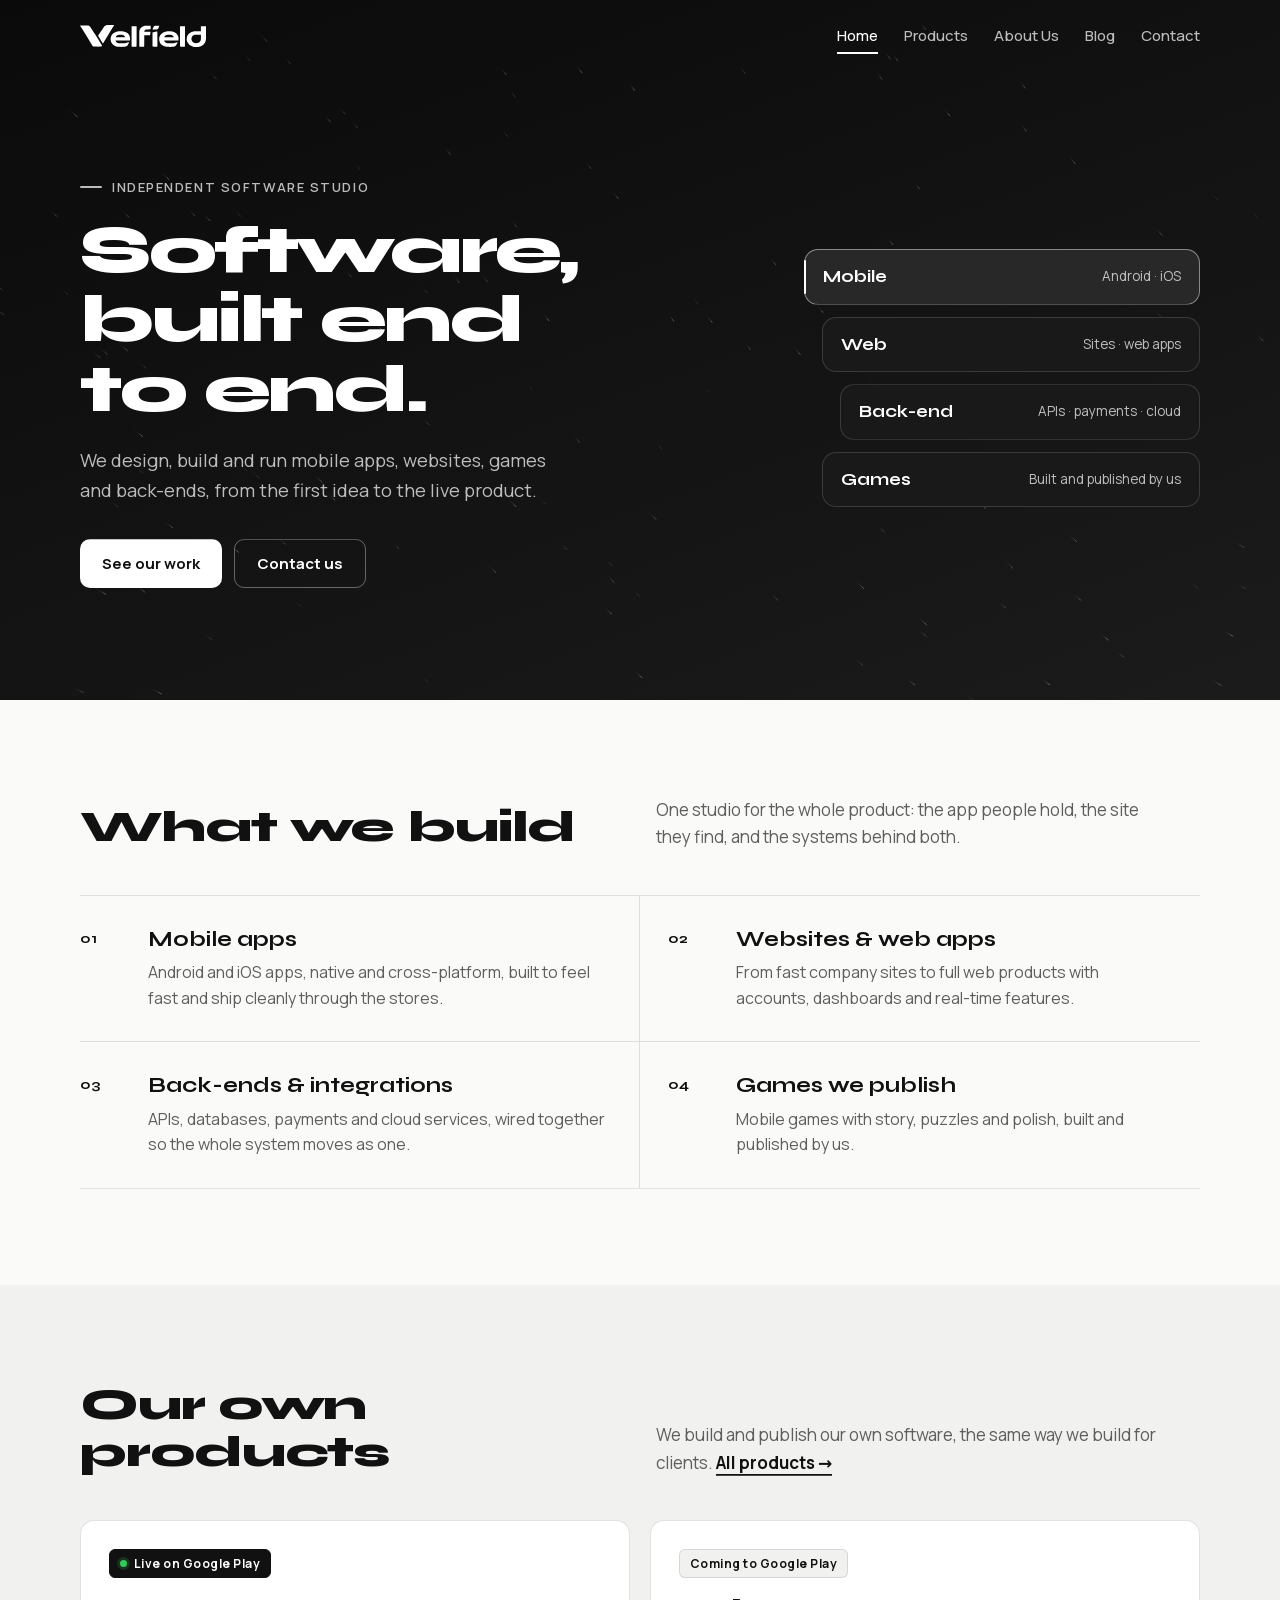
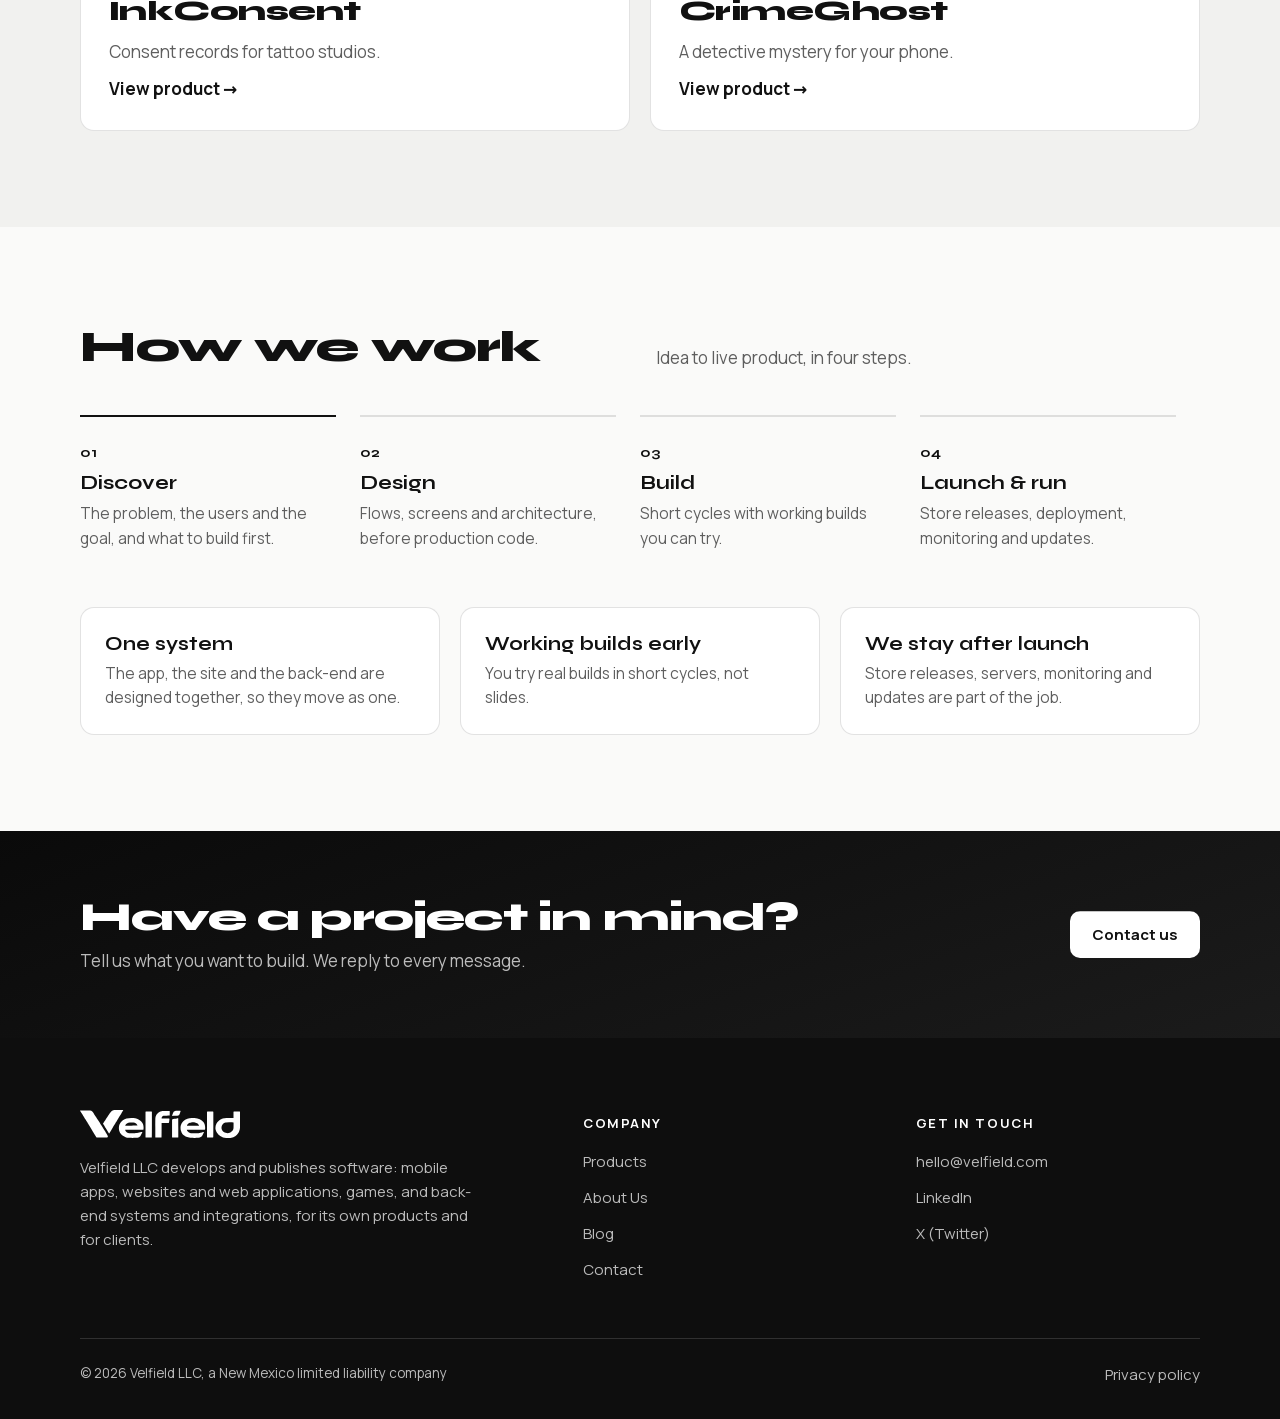
<file: index.html>
<!doctype html>
<html lang="en">
<head>
<meta charset="utf-8">
<meta name="viewport" content="width=device-width, initial-scale=1, viewport-fit=cover">
<meta http-equiv="Content-Security-Policy" content="default-src 'self'; img-src 'self' data:; style-src 'self' 'unsafe-inline'; script-src 'self' 'unsafe-inline'; font-src 'self'; connect-src 'self'; base-uri 'self'; form-action 'none'; object-src 'none'">
<meta name="referrer" content="strict-origin-when-cross-origin">
<title>Velfield | Software studio for mobile apps, web and games</title>
<meta name="description" content="Independent software studio building mobile apps for Android and iOS, websites, web apps, games and back-ends, from the first idea to the live product.">
<meta name="theme-color" content="#0E0E0E">
<link rel="canonical" href="https://velfield.com/">
<meta property="og:type" content="website">
<meta property="og:locale" content="en_US">
<meta property="og:site_name" content="Velfield">
<meta property="og:title" content="Velfield | Software studio for mobile apps, web and games">
<meta property="og:description" content="Independent software studio building mobile apps for Android and iOS, websites, web apps, games and back-ends, from the first idea to the live product.">
<meta property="og:url" content="https://velfield.com/">
<meta property="og:image" content="https://velfield.com/og.png">
<meta property="og:image:width" content="1200">
<meta property="og:image:height" content="630">
<meta property="og:image:alt" content="Velfield: software, built end to end.">
<meta name="twitter:card" content="summary_large_image">
<meta name="twitter:site" content="@velfield">
<link rel="icon" href="/favicon.ico" sizes="48x48">
<link rel="icon" href="/favicon.svg" type="image/svg+xml">
<link rel="apple-touch-icon" href="/apple-touch-icon.png">
<link rel="manifest" href="/site.webmanifest">
<link rel="alternate" type="application/rss+xml" title="Velfield blog" href="https://velfield.com/blog/feed.xml">
<link rel="preload" href="/assets/fonts/syne-latin.woff2" as="font" type="font/woff2" crossorigin>
<link rel="preload" href="/assets/fonts/manrope-latin.woff2" as="font" type="font/woff2" crossorigin>
<link rel="stylesheet" href="/assets/site.css?v=0b136554">
<script>document.documentElement.classList.add('js')</script>
<script type="application/ld+json">{"@context":"https://schema.org","@graph":[{"@type":"WebSite","@id":"https://velfield.com/#website","name":"Velfield","url":"https://velfield.com/","publisher":{"@id":"https://velfield.com/#org"},"inLanguage":"en"},{"@type":"Organization","@id":"https://velfield.com/#org","name":"Velfield LLC","alternateName":"Velfield","url":"https://velfield.com/","logo":{"@type":"ImageObject","url":"https://velfield.com/icon-512.png","width":512,"height":512},"image":"https://velfield.com/og.png","email":"hello@velfield.com","description":"Velfield LLC develops and publishes software: mobile apps, websites and web applications, games, and back-end systems and integrations, for its own products and for clients.","legalName":"Velfield LLC","foundingDate":"2026-11-09","founder":{"@id":"https://velfield.com/about/#founder"},"knowsAbout":["Mobile app development","Android apps","iOS apps","Web applications","Websites","Game development","Back-end development","API integrations"],"sameAs":["https://www.linkedin.com/company/velfield/","https://x.com/velfield"]},{"@type":"WebPage","@id":"https://velfield.com/#page","url":"https://velfield.com/","name":"Velfield | Software studio for mobile apps, web and games","description":"Independent software studio building mobile apps for Android and iOS, websites, web apps, games and back-ends, from the first idea to the live product.","isPartOf":{"@id":"https://velfield.com/#website"},"about":{"@id":"https://velfield.com/#org"},"inLanguage":"en","primaryImageOfPage":"https://velfield.com/og.png"}]}</script>
</head>
<body>
<a class="skip" href="#main">Skip to content</a>
<header class="top" id="top">
  <div class="wrap bar">
    <a class="brand" href="/" aria-label="Velfield home"><img class="wm" src="/assets/wordmark.svg" width="126" height="22" alt="Velfield"></a>
    <nav class="nav" id="nav" aria-label="Main"><a href="/" class="on" aria-current="page">Home</a><a href="/products/">Products</a><a href="/about/">About Us</a><a href="/blog/">Blog</a><a href="/contact/">Contact</a></nav>
    <button class="menu" type="button" aria-expanded="false" aria-controls="nav" aria-label="Menu"><span></span><span></span></button>
  </div>
</header>
<main id="main">
<section class="hero dark">
  <canvas class="flowfield" aria-hidden="true"></canvas>
  <div class="wrap hgrid">
    <div class="hcopy">
      <span class="eyebrow" data-a="fade-right" style="--ad:0.8s;--dl:0.0s">Independent software studio</span>
      <h1 data-a="fade-right" style="--ad:0.8s;--dl:0.05s">Software,<br>built end to&nbsp;end.</h1>
      <p class="lead" data-a="fade-right" style="--ad:0.8s;--dl:0.1s">We design, build and run mobile apps, websites, games and back-ends, from the first idea to the live product.</p>
      <div class="actions" data-a="fade-right" style="--ad:0.8s;--dl:0.2s"><a class="btn primary" href="/products/">See our work</a><a class="btn line" href="/contact/">Contact us</a></div>
    </div>
    <div class="stack" aria-label="What we cover"><div class="chip" data-a="fade-left" style="--ad:0.7s;--dl:0.2s"><b>Mobile</b><span>Android · iOS</span></div><div class="chip" data-a="fade-left" style="--ad:0.7s;--dl:0.32s"><b>Web</b><span>Sites · web apps</span></div><div class="chip" data-a="fade-left" style="--ad:0.7s;--dl:0.44s"><b>Back-end</b><span>APIs · payments · cloud</span></div><div class="chip" data-a="fade-left" style="--ad:0.7s;--dl:0.56s"><b>Games</b><span>Built and published by us</span></div></div>
  </div>
</section>
<section class="band light">
  <div class="wrap">
    <div class="shead"><h2 data-a="fade-down" style="--ad:0.8s;--dl:0.0s">What we build</h2><p data-a="fade-left" style="--ad:0.8s;--dl:0.1s">One studio for the whole product: the app people hold, the site they find, and the systems behind both.</p></div>
    <div class="svcs"><article class="svc" data-a="clip-down" style="--ad:0.6s;--dl:0.0s"><span class="snum">01</span><div><h3>Mobile apps</h3><p>Android and iOS apps, native and cross-platform, built to feel fast and ship cleanly through the stores.</p></div></article><article class="svc" data-a="clip-down" style="--ad:0.6s;--dl:0.1s"><span class="snum">02</span><div><h3>Websites &amp; web apps</h3><p>From fast company sites to full web products with accounts, dashboards and real-time features.</p></div></article><article class="svc" data-a="clip-down" style="--ad:0.6s;--dl:0.0s"><span class="snum">03</span><div><h3>Back-ends &amp; integrations</h3><p>APIs, databases, payments and cloud services, wired together so the whole system moves as one.</p></div></article><article class="svc" data-a="clip-down" style="--ad:0.6s;--dl:0.1s"><span class="snum">04</span><div><h3>Games we publish</h3><p>Mobile games with story, puzzles and polish, built and published by us.</p></div></article></div>
  </div>
</section>
<section class="band tint">
  <div class="wrap">
    <div class="shead"><h2 data-a="fade-down" style="--ad:0.8s;--dl:0.0s">Our own products</h2><p data-a="fade-left" style="--ad:0.8s;--dl:0.1s">We build and publish our own software, the same way we build for clients. <a href="/products/">All products →</a></p></div>
    <div class="pcards"><a class="pcard" href="/products/#inkconsent" data-a="fade-up" style="--ad:0.6s;--dl:0.0s"><span class="status live">Live on Google Play</span><h3>InkConsent</h3><p>Consent records for tattoo studios.</p><span class="arrow">View product →</span></a><a class="pcard" href="/products/#crimeghost" data-a="fade-up" style="--ad:0.6s;--dl:0.12s"><span class="status">Coming to Google Play</span><h3>CrimeGhost</h3><p>A detective mystery for your phone.</p><span class="arrow">View product →</span></a></div>
  </div>
</section>
<section class="band light">
  <div class="wrap">
    <div class="shead"><h2 data-a="fade-down" style="--ad:0.8s;--dl:0.0s">How we work</h2><p data-a="fade-left" style="--ad:0.8s;--dl:0.1s">Idea to live product, in four steps.</p></div>
    <ol class="steps"><li data-a="fade-right" style="--ad:0.6s;--dl:0.0s"><span class="num">01</span><h3>Discover</h3><p>The problem, the users and the goal, and what to build first.</p></li><li data-a="fade-right" style="--ad:0.6s;--dl:0.1s"><span class="num">02</span><h3>Design</h3><p>Flows, screens and architecture, before production code.</p></li><li data-a="fade-right" style="--ad:0.6s;--dl:0.2s"><span class="num">03</span><h3>Build</h3><p>Short cycles with working builds you can try.</p></li><li data-a="fade-right" style="--ad:0.6s;--dl:0.3s"><span class="num">04</span><h3>Launch &amp; run</h3><p>Store releases, deployment, monitoring and updates.</p></li></ol>
    <div class="pris"><div class="pri" data-a="fade-up" style="--ad:0.6s;--dl:0.0s"><h3>One system</h3><p>The app, the site and the back-end are designed together, so they move as one.</p></div><div class="pri" data-a="fade-up" style="--ad:0.6s;--dl:0.1s"><h3>Working builds early</h3><p>You try real builds in short cycles, not slides.</p></div><div class="pri" data-a="fade-up" style="--ad:0.6s;--dl:0.2s"><h3>We stay after launch</h3><p>Store releases, servers, monitoring and updates are part of the job.</p></div></div>
  </div>
</section>
<section class="ctaband">
  <div class="wrap ctain">
    <div data-a="fade-right" style="--ad:0.8s;--dl:0.0s"><h2>Have a project in mind?</h2><p>Tell us what you want to build. We reply to every message.</p></div>
    <a class="btn primary" data-a="fade-left" style="--ad:0.8s;--dl:0.1s" href="/contact/">Contact us</a>
  </div>
</section>
</main>
<footer class="foot">
  <div class="wrap">
    <div class="fgrid">
      <div class="fbrand">
        <a class="brand" href="/" aria-label="Velfield home"><img class="wm" src="/assets/wordmark.svg" width="126" height="22" alt="Velfield"></a>
        <p>Velfield LLC develops and publishes software: mobile apps, websites and web applications, games, and back-end systems and integrations, for its own products and for clients.</p>
      </div>
      <nav class="fcol" aria-label="Company"><h2>Company</h2><a href="/products/">Products</a><a href="/about/">About Us</a><a href="/blog/">Blog</a><a href="/contact/">Contact</a></nav>
      <div class="fcol"><h2>Get in touch</h2><a href="mailto:hello@velfield.com">hello@velfield.com</a><a href="https://www.linkedin.com/company/velfield/" rel="me noopener" target="_blank">LinkedIn</a><a href="https://x.com/velfield" rel="me noopener" target="_blank">X (Twitter)</a></div>
    </div>
    <div class="fbase"><span>© 2026 Velfield LLC, a New Mexico limited liability company</span><a href="/privacy/">Privacy policy</a></div>
  </div>
</footer>
<script src="/assets/site.js?v=38d24b44" defer></script>
</body>
</html>
</file>
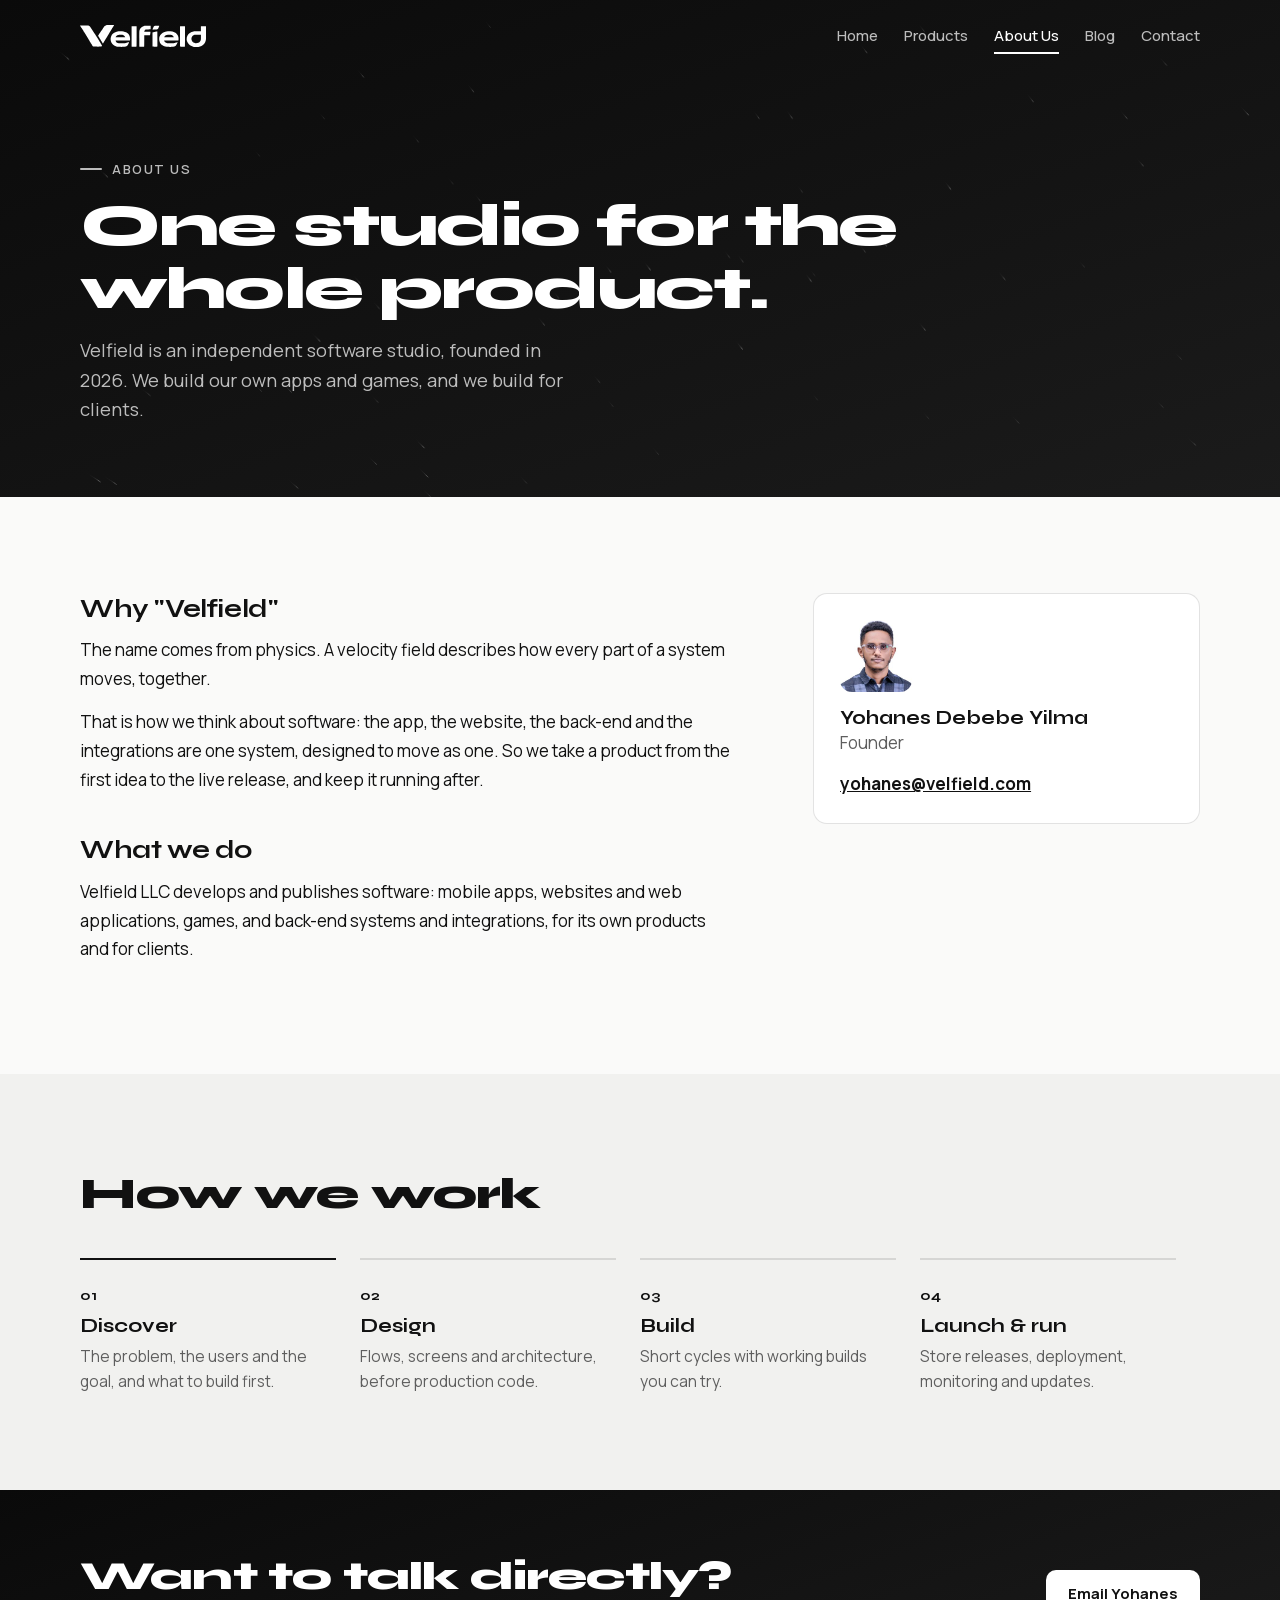
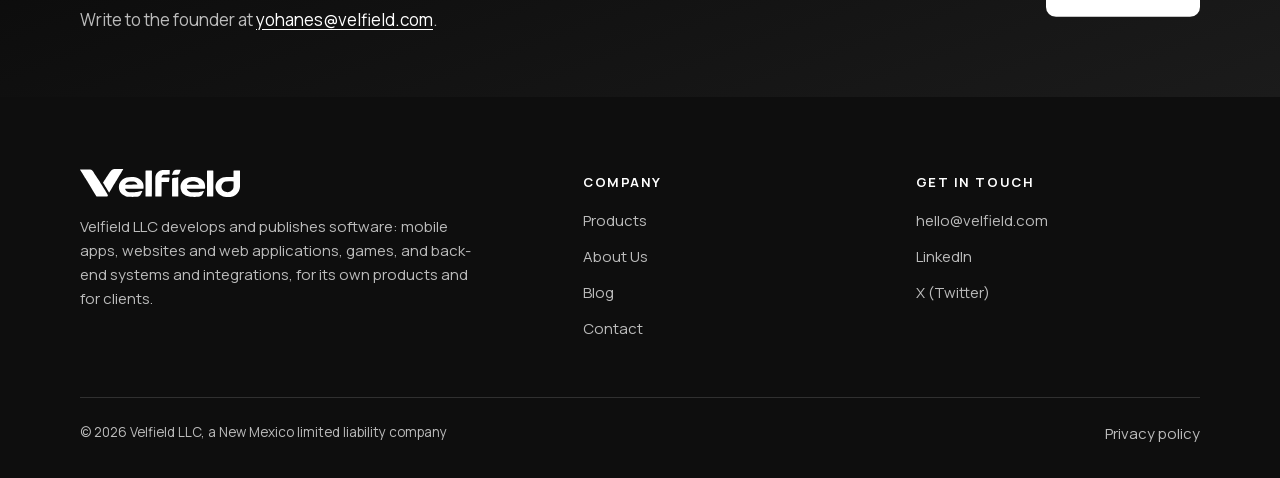
<file: about/index.html>
<!doctype html>
<html lang="en">
<head>
<meta charset="utf-8">
<meta name="viewport" content="width=device-width, initial-scale=1, viewport-fit=cover">
<meta http-equiv="Content-Security-Policy" content="default-src 'self'; img-src 'self' data:; style-src 'self' 'unsafe-inline'; script-src 'self' 'unsafe-inline'; font-src 'self'; connect-src 'self'; base-uri 'self'; form-action 'none'; object-src 'none'">
<meta name="referrer" content="strict-origin-when-cross-origin">
<title>About Velfield, an independent software studio</title>
<meta name="description" content="Velfield is an independent software studio founded in 2026 by Yohanes Debebe Yilma. We build our own apps and games, and software for clients.">
<meta name="theme-color" content="#0E0E0E">
<link rel="canonical" href="https://velfield.com/about/">
<meta property="og:type" content="website">
<meta property="og:locale" content="en_US">
<meta property="og:site_name" content="Velfield">
<meta property="og:title" content="About Velfield, an independent software studio">
<meta property="og:description" content="Velfield is an independent software studio founded in 2026 by Yohanes Debebe Yilma. We build our own apps and games, and software for clients.">
<meta property="og:url" content="https://velfield.com/about/">
<meta property="og:image" content="https://velfield.com/og.png">
<meta property="og:image:width" content="1200">
<meta property="og:image:height" content="630">
<meta property="og:image:alt" content="Velfield: software, built end to end.">
<meta name="twitter:card" content="summary_large_image">
<meta name="twitter:site" content="@velfield">
<link rel="icon" href="/favicon.ico" sizes="48x48">
<link rel="icon" href="/favicon.svg" type="image/svg+xml">
<link rel="apple-touch-icon" href="/apple-touch-icon.png">
<link rel="manifest" href="/site.webmanifest">
<link rel="alternate" type="application/rss+xml" title="Velfield blog" href="https://velfield.com/blog/feed.xml">
<link rel="preload" href="/assets/fonts/syne-latin.woff2" as="font" type="font/woff2" crossorigin>
<link rel="preload" href="/assets/fonts/manrope-latin.woff2" as="font" type="font/woff2" crossorigin>
<link rel="stylesheet" href="/assets/site.css?v=0b136554">
<script>document.documentElement.classList.add('js')</script>
<script type="application/ld+json">{"@context":"https://schema.org","@graph":[{"@type":"WebSite","@id":"https://velfield.com/#website","name":"Velfield","url":"https://velfield.com/","publisher":{"@id":"https://velfield.com/#org"},"inLanguage":"en"},{"@type":"Organization","@id":"https://velfield.com/#org","name":"Velfield LLC","alternateName":"Velfield","url":"https://velfield.com/","logo":{"@type":"ImageObject","url":"https://velfield.com/icon-512.png","width":512,"height":512},"image":"https://velfield.com/og.png","email":"hello@velfield.com","description":"Velfield LLC develops and publishes software: mobile apps, websites and web applications, games, and back-end systems and integrations, for its own products and for clients.","legalName":"Velfield LLC","foundingDate":"2026-11-09","founder":{"@id":"https://velfield.com/about/#founder"},"knowsAbout":["Mobile app development","Android apps","iOS apps","Web applications","Websites","Game development","Back-end development","API integrations"],"sameAs":["https://www.linkedin.com/company/velfield/","https://x.com/velfield"]},{"@type":"AboutPage","@id":"https://velfield.com/about/#page","url":"https://velfield.com/about/","name":"About Velfield, an independent software studio","description":"Velfield is an independent software studio founded in 2026 by Yohanes Debebe Yilma. We build our own apps and games, and software for clients.","isPartOf":{"@id":"https://velfield.com/#website"},"about":{"@id":"https://velfield.com/#org"},"inLanguage":"en","primaryImageOfPage":"https://velfield.com/og.png","breadcrumb":{"@id":"https://velfield.com/about/#breadcrumb"}},{"@type":"BreadcrumbList","@id":"https://velfield.com/about/#breadcrumb","itemListElement":[{"@type":"ListItem","position":1,"name":"Home","item":"https://velfield.com/"},{"@type":"ListItem","position":2,"name":"About Us","item":"https://velfield.com/about/"}]},{"@type":"Person","@id":"https://velfield.com/about/#founder","name":"Yohanes Debebe Yilma","jobTitle":"Founder","email":"yohanes@velfield.com","image":"https://velfield.com/assets/founder-sm.jpg","worksFor":{"@id":"https://velfield.com/#org"},"sameAs":["https://www.linkedin.com/in/yohanes-d-yilma-76024a209/"]}]}</script>
</head>
<body>
<a class="skip" href="#main">Skip to content</a>
<header class="top" id="top">
  <div class="wrap bar">
    <a class="brand" href="/" aria-label="Velfield home"><img class="wm" src="/assets/wordmark.svg" width="126" height="22" alt="Velfield"></a>
    <nav class="nav" id="nav" aria-label="Main"><a href="/">Home</a><a href="/products/">Products</a><a href="/about/" class="on" aria-current="page">About Us</a><a href="/blog/">Blog</a><a href="/contact/">Contact</a></nav>
    <button class="menu" type="button" aria-expanded="false" aria-controls="nav" aria-label="Menu"><span></span><span></span></button>
  </div>
</header>
<main id="main">
<section class="phero dark">
  <canvas class="flowfield" data-lite="1" aria-hidden="true"></canvas>
  <div class="wrap">
    <span class="eyebrow" data-a="fade-right" style="--ad:0.8s;--dl:0.0s">About Us</span>
    <h1 data-a="fade-right" style="--ad:0.8s;--dl:0.05s">One studio for the whole product.</h1>
    <p class="lead" data-a="fade-right" style="--ad:0.8s;--dl:0.1s">Velfield is an independent software studio, founded in 2026. We build our own apps and games, and we build for clients.</p>
  </div>
</section>
<section class="band light">
  <div class="wrap two">
    <div class="prose" data-a="fade-right" style="--ad:0.8s;--dl:0.0s">
      <h2>Why "Velfield"</h2>
      <p>The name comes from physics. A velocity field describes how every part of a system moves, together.</p>
      <p>That is how we think about software: the app, the website, the back-end and the integrations are one system, designed to move as one. So we take a product from the first idea to the live release, and keep it running after.</p>
      <h2>What we do</h2>
      <p>Velfield LLC develops and publishes software: mobile apps, websites and web applications, games, and back-end systems and integrations, for its own products and for clients.</p>
    </div>
    <aside class="founder" data-a="fade" style="--ad:1.7s;--dl:0.0s">
      <img class="avatar" src="/assets/founder-sm.jpg" width="240" height="240" alt="Yohanes Debebe Yilma">
      <div><b>Yohanes Debebe Yilma</b><span>Founder</span></div>
      <a href="mailto:yohanes@velfield.com">yohanes@velfield.com</a>
    </aside>
  </div>
</section>
<section class="band tint">
  <div class="wrap">
    <h2 class="sh" data-a="fade-down" style="--ad:0.8s;--dl:0.0s">How we work</h2>
    <ol class="steps"><li data-a="fade-right" style="--ad:0.6s;--dl:0.0s"><span class="num">01</span><h3>Discover</h3><p>The problem, the users and the goal, and what to build first.</p></li><li data-a="fade-right" style="--ad:0.6s;--dl:0.1s"><span class="num">02</span><h3>Design</h3><p>Flows, screens and architecture, before production code.</p></li><li data-a="fade-right" style="--ad:0.6s;--dl:0.2s"><span class="num">03</span><h3>Build</h3><p>Short cycles with working builds you can try.</p></li><li data-a="fade-right" style="--ad:0.6s;--dl:0.3s"><span class="num">04</span><h3>Launch &amp; run</h3><p>Store releases, deployment, monitoring and updates.</p></li></ol>
  </div>
</section>
<section class="ctaband">
  <div class="wrap ctain">
    <div data-a="fade-right" style="--ad:0.8s;--dl:0.0s"><h2>Want to talk directly?</h2><p>Write to the founder at <a href="mailto:yohanes@velfield.com">yohanes@velfield.com</a>.</p></div>
    <a class="btn primary" data-a="fade-left" style="--ad:0.8s;--dl:0.1s" href="mailto:yohanes@velfield.com">Email Yohanes</a>
  </div>
</section>
</main>
<footer class="foot">
  <div class="wrap">
    <div class="fgrid">
      <div class="fbrand">
        <a class="brand" href="/" aria-label="Velfield home"><img class="wm" src="/assets/wordmark.svg" width="126" height="22" alt="Velfield"></a>
        <p>Velfield LLC develops and publishes software: mobile apps, websites and web applications, games, and back-end systems and integrations, for its own products and for clients.</p>
      </div>
      <nav class="fcol" aria-label="Company"><h2>Company</h2><a href="/products/">Products</a><a href="/about/">About Us</a><a href="/blog/">Blog</a><a href="/contact/">Contact</a></nav>
      <div class="fcol"><h2>Get in touch</h2><a href="mailto:hello@velfield.com">hello@velfield.com</a><a href="https://www.linkedin.com/company/velfield/" rel="me noopener" target="_blank">LinkedIn</a><a href="https://x.com/velfield" rel="me noopener" target="_blank">X (Twitter)</a></div>
    </div>
    <div class="fbase"><span>© 2026 Velfield LLC, a New Mexico limited liability company</span><a href="/privacy/">Privacy policy</a></div>
  </div>
</footer>
<script src="/assets/site.js?v=38d24b44" defer></script>
</body>
</html>
</file>
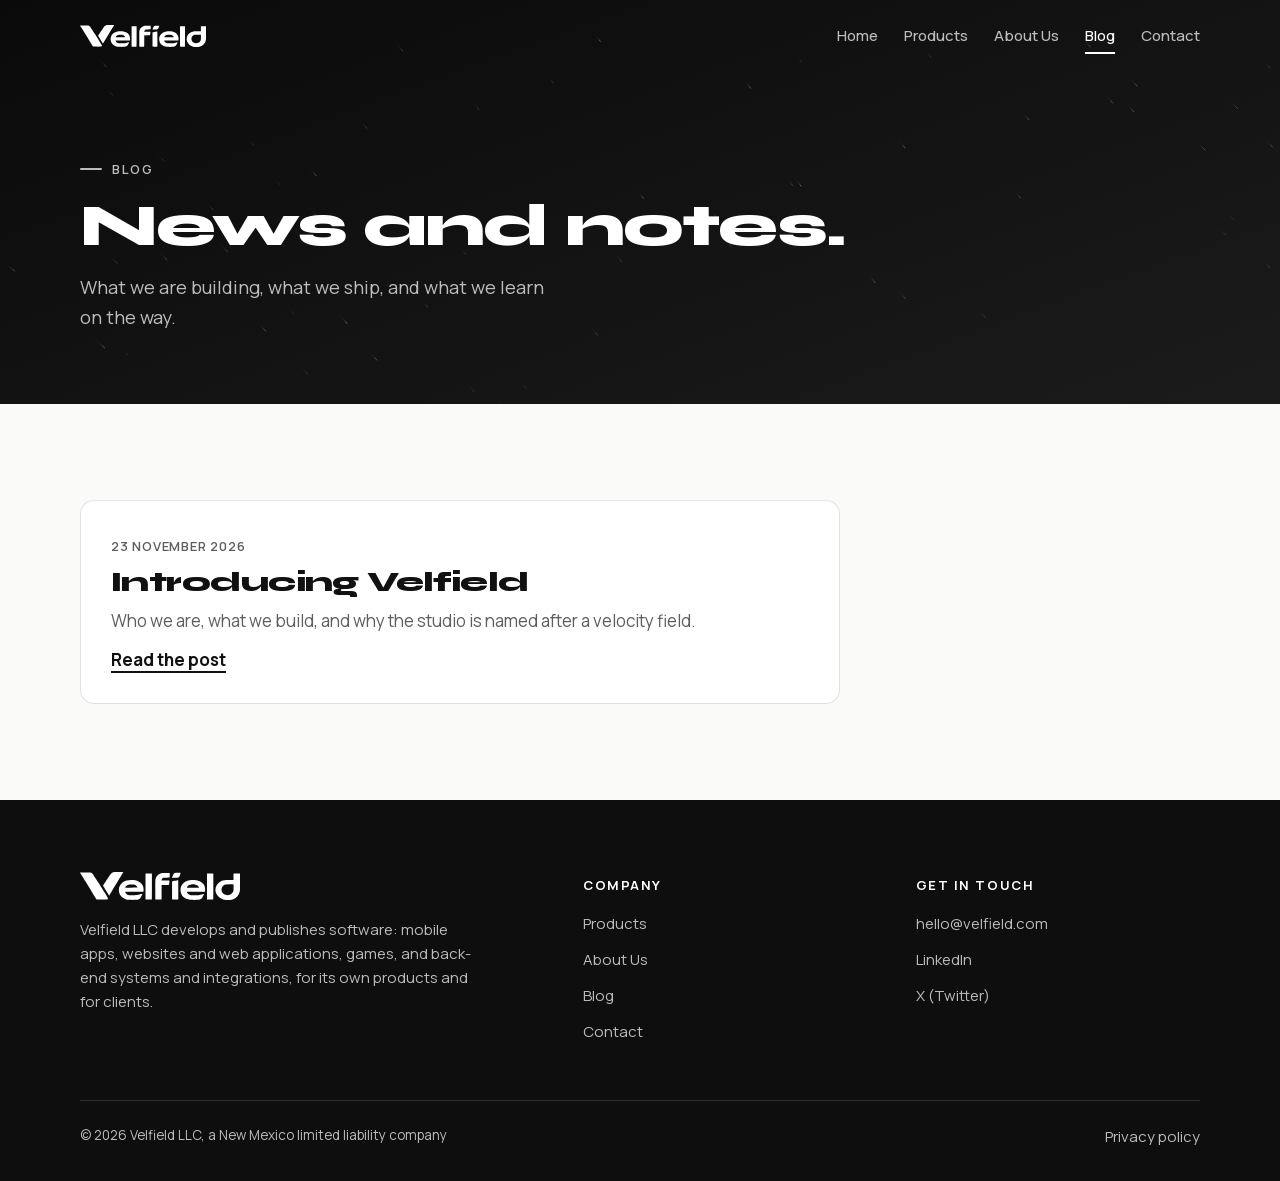
<file: blog/index.html>
<!doctype html>
<html lang="en">
<head>
<meta charset="utf-8">
<meta name="viewport" content="width=device-width, initial-scale=1, viewport-fit=cover">
<meta http-equiv="Content-Security-Policy" content="default-src 'self'; img-src 'self' data:; style-src 'self' 'unsafe-inline'; script-src 'self' 'unsafe-inline'; font-src 'self'; connect-src 'self'; base-uri 'self'; form-action 'none'; object-src 'none'">
<meta name="referrer" content="strict-origin-when-cross-origin">
<title>Blog · Velfield software studio</title>
<meta name="description" content="News and notes from Velfield: what we are building, what we ship, and what we learn on the way.">
<meta name="theme-color" content="#0E0E0E">
<link rel="canonical" href="https://velfield.com/blog/">
<meta property="og:type" content="website">
<meta property="og:locale" content="en_US">
<meta property="og:site_name" content="Velfield">
<meta property="og:title" content="Blog · Velfield software studio">
<meta property="og:description" content="News and notes from Velfield: what we are building, what we ship, and what we learn on the way.">
<meta property="og:url" content="https://velfield.com/blog/">
<meta property="og:image" content="https://velfield.com/og.png">
<meta property="og:image:width" content="1200">
<meta property="og:image:height" content="630">
<meta property="og:image:alt" content="Velfield: software, built end to end.">
<meta name="twitter:card" content="summary_large_image">
<meta name="twitter:site" content="@velfield">
<link rel="icon" href="/favicon.ico" sizes="48x48">
<link rel="icon" href="/favicon.svg" type="image/svg+xml">
<link rel="apple-touch-icon" href="/apple-touch-icon.png">
<link rel="manifest" href="/site.webmanifest">
<link rel="alternate" type="application/rss+xml" title="Velfield blog" href="https://velfield.com/blog/feed.xml">
<link rel="preload" href="/assets/fonts/syne-latin.woff2" as="font" type="font/woff2" crossorigin>
<link rel="preload" href="/assets/fonts/manrope-latin.woff2" as="font" type="font/woff2" crossorigin>
<link rel="stylesheet" href="/assets/site.css?v=0b136554">
<script>document.documentElement.classList.add('js')</script>
<script type="application/ld+json">{"@context":"https://schema.org","@graph":[{"@type":"WebSite","@id":"https://velfield.com/#website","name":"Velfield","url":"https://velfield.com/","publisher":{"@id":"https://velfield.com/#org"},"inLanguage":"en"},{"@type":"Organization","@id":"https://velfield.com/#org","name":"Velfield LLC","alternateName":"Velfield","url":"https://velfield.com/","logo":{"@type":"ImageObject","url":"https://velfield.com/icon-512.png","width":512,"height":512},"image":"https://velfield.com/og.png","email":"hello@velfield.com","description":"Velfield LLC develops and publishes software: mobile apps, websites and web applications, games, and back-end systems and integrations, for its own products and for clients.","legalName":"Velfield LLC","foundingDate":"2026-11-09","founder":{"@id":"https://velfield.com/about/#founder"},"knowsAbout":["Mobile app development","Android apps","iOS apps","Web applications","Websites","Game development","Back-end development","API integrations"],"sameAs":["https://www.linkedin.com/company/velfield/","https://x.com/velfield"]},{"@type":"Blog","@id":"https://velfield.com/blog/#page","url":"https://velfield.com/blog/","name":"Blog · Velfield software studio","description":"News and notes from Velfield: what we are building, what we ship, and what we learn on the way.","isPartOf":{"@id":"https://velfield.com/#website"},"about":{"@id":"https://velfield.com/#org"},"inLanguage":"en","primaryImageOfPage":"https://velfield.com/og.png","breadcrumb":{"@id":"https://velfield.com/blog/#breadcrumb"}},{"@type":"BreadcrumbList","@id":"https://velfield.com/blog/#breadcrumb","itemListElement":[{"@type":"ListItem","position":1,"name":"Home","item":"https://velfield.com/"},{"@type":"ListItem","position":2,"name":"Blog","item":"https://velfield.com/blog/"}]}]}</script>
</head>
<body>
<a class="skip" href="#main">Skip to content</a>
<header class="top" id="top">
  <div class="wrap bar">
    <a class="brand" href="/" aria-label="Velfield home"><img class="wm" src="/assets/wordmark.svg" width="126" height="22" alt="Velfield"></a>
    <nav class="nav" id="nav" aria-label="Main"><a href="/">Home</a><a href="/products/">Products</a><a href="/about/">About Us</a><a href="/blog/" class="on" aria-current="page">Blog</a><a href="/contact/">Contact</a></nav>
    <button class="menu" type="button" aria-expanded="false" aria-controls="nav" aria-label="Menu"><span></span><span></span></button>
  </div>
</header>
<main id="main">
<section class="phero dark">
  <canvas class="flowfield" data-lite="1" aria-hidden="true"></canvas>
  <div class="wrap">
    <span class="eyebrow" data-a="fade-right" style="--ad:0.8s;--dl:0.0s">Blog</span>
    <h1 data-a="fade-right" style="--ad:0.8s;--dl:0.05s">News and notes.</h1>
    <p class="lead" data-a="fade-right" style="--ad:0.8s;--dl:0.1s">What we are building, what we ship, and what we learn on the way.</p>
  </div>
</section>
<section class="band light"><div class="wrap"><div class="posts"><article class="post" data-a="fade-up" style="--ad:0.6s;--dl:0.0s"><time datetime="2026-11-23">23 November 2026</time><h2><a href="/blog/introducing-velfield/">Introducing Velfield</a></h2><p>Who we are, what we build, and why the studio is named after a velocity field.</p><a class="more" href="/blog/introducing-velfield/">Read the post</a></article></div></div></section>
</main>
<footer class="foot">
  <div class="wrap">
    <div class="fgrid">
      <div class="fbrand">
        <a class="brand" href="/" aria-label="Velfield home"><img class="wm" src="/assets/wordmark.svg" width="126" height="22" alt="Velfield"></a>
        <p>Velfield LLC develops and publishes software: mobile apps, websites and web applications, games, and back-end systems and integrations, for its own products and for clients.</p>
      </div>
      <nav class="fcol" aria-label="Company"><h2>Company</h2><a href="/products/">Products</a><a href="/about/">About Us</a><a href="/blog/">Blog</a><a href="/contact/">Contact</a></nav>
      <div class="fcol"><h2>Get in touch</h2><a href="mailto:hello@velfield.com">hello@velfield.com</a><a href="https://www.linkedin.com/company/velfield/" rel="me noopener" target="_blank">LinkedIn</a><a href="https://x.com/velfield" rel="me noopener" target="_blank">X (Twitter)</a></div>
    </div>
    <div class="fbase"><span>© 2026 Velfield LLC, a New Mexico limited liability company</span><a href="/privacy/">Privacy policy</a></div>
  </div>
</footer>
<script src="/assets/site.js?v=38d24b44" defer></script>
</body>
</html>
</file>
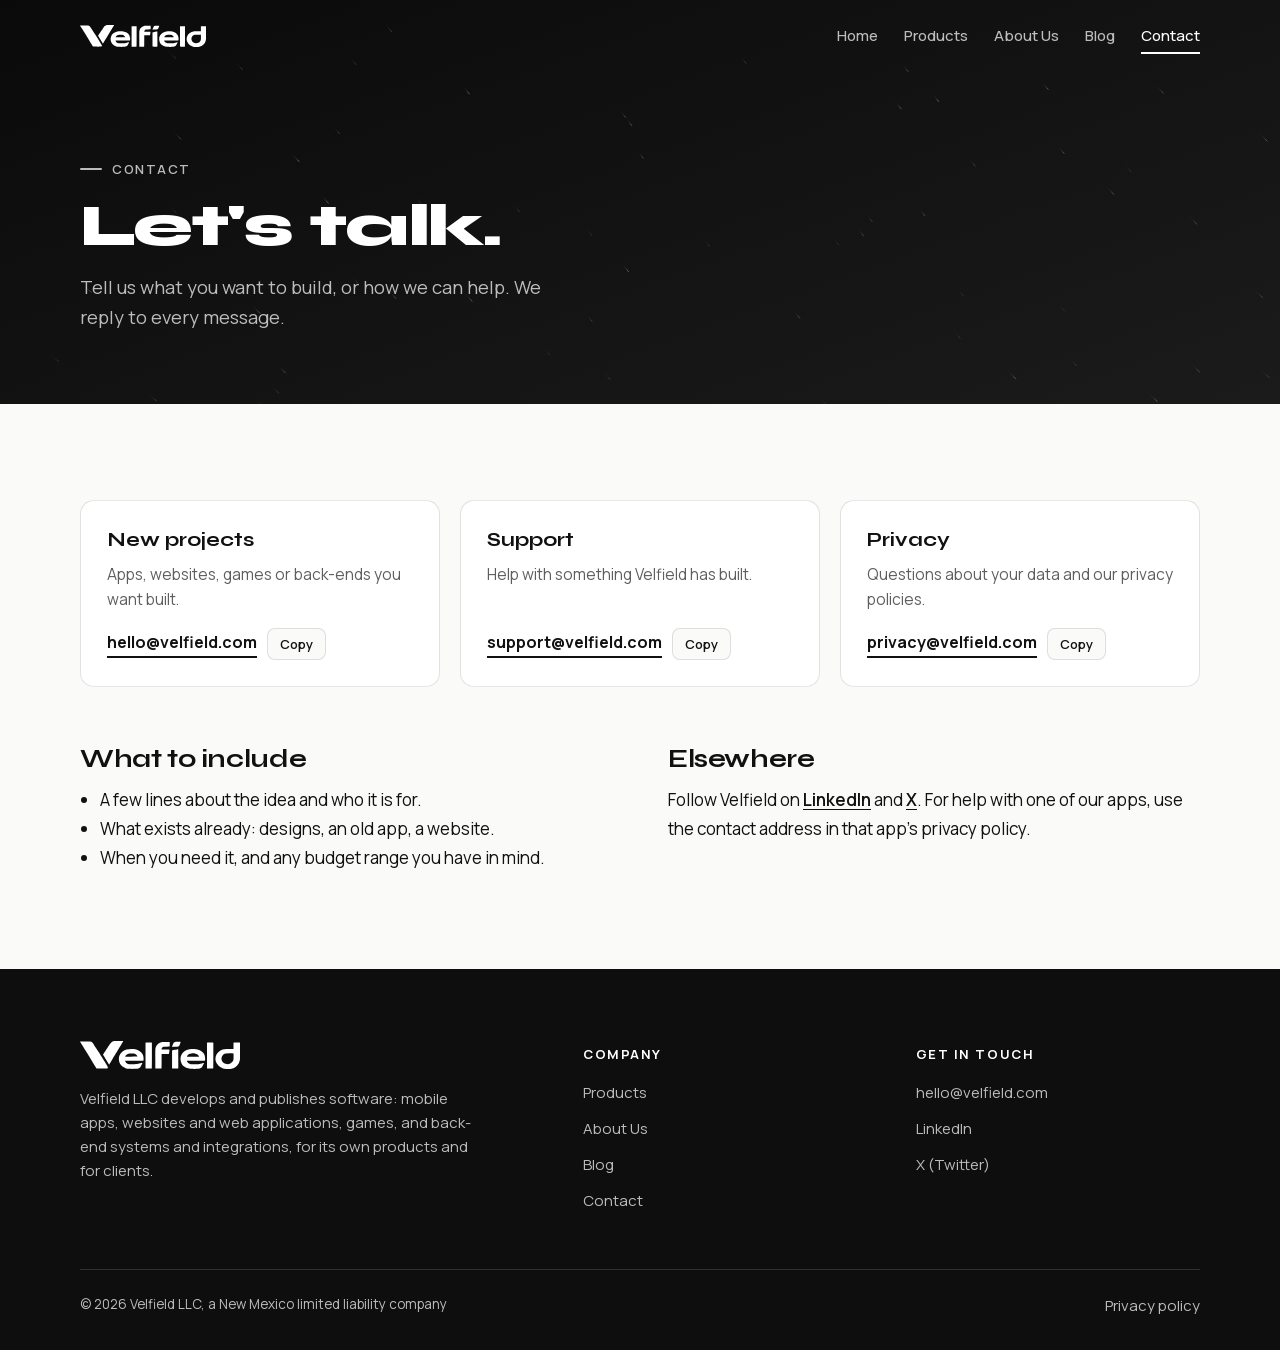
<file: contact/index.html>
<!doctype html>
<html lang="en">
<head>
<meta charset="utf-8">
<meta name="viewport" content="width=device-width, initial-scale=1, viewport-fit=cover">
<meta http-equiv="Content-Security-Policy" content="default-src 'self'; img-src 'self' data:; style-src 'self' 'unsafe-inline'; script-src 'self' 'unsafe-inline'; font-src 'self'; connect-src 'self'; base-uri 'self'; form-action 'none'; object-src 'none'">
<meta name="referrer" content="strict-origin-when-cross-origin">
<title>Contact Velfield · Start a software project</title>
<meta name="description" content="Contact Velfield about a new app, website, game or back-end project, or for support and privacy questions.">
<meta name="theme-color" content="#0E0E0E">
<link rel="canonical" href="https://velfield.com/contact/">
<meta property="og:type" content="website">
<meta property="og:locale" content="en_US">
<meta property="og:site_name" content="Velfield">
<meta property="og:title" content="Contact Velfield · Start a software project">
<meta property="og:description" content="Contact Velfield about a new app, website, game or back-end project, or for support and privacy questions.">
<meta property="og:url" content="https://velfield.com/contact/">
<meta property="og:image" content="https://velfield.com/og.png">
<meta property="og:image:width" content="1200">
<meta property="og:image:height" content="630">
<meta property="og:image:alt" content="Velfield: software, built end to end.">
<meta name="twitter:card" content="summary_large_image">
<meta name="twitter:site" content="@velfield">
<link rel="icon" href="/favicon.ico" sizes="48x48">
<link rel="icon" href="/favicon.svg" type="image/svg+xml">
<link rel="apple-touch-icon" href="/apple-touch-icon.png">
<link rel="manifest" href="/site.webmanifest">
<link rel="alternate" type="application/rss+xml" title="Velfield blog" href="https://velfield.com/blog/feed.xml">
<link rel="preload" href="/assets/fonts/syne-latin.woff2" as="font" type="font/woff2" crossorigin>
<link rel="preload" href="/assets/fonts/manrope-latin.woff2" as="font" type="font/woff2" crossorigin>
<link rel="stylesheet" href="/assets/site.css?v=0b136554">
<script>document.documentElement.classList.add('js')</script>
<script type="application/ld+json">{"@context":"https://schema.org","@graph":[{"@type":"WebSite","@id":"https://velfield.com/#website","name":"Velfield","url":"https://velfield.com/","publisher":{"@id":"https://velfield.com/#org"},"inLanguage":"en"},{"@type":"Organization","@id":"https://velfield.com/#org","name":"Velfield LLC","alternateName":"Velfield","url":"https://velfield.com/","logo":{"@type":"ImageObject","url":"https://velfield.com/icon-512.png","width":512,"height":512},"image":"https://velfield.com/og.png","email":"hello@velfield.com","description":"Velfield LLC develops and publishes software: mobile apps, websites and web applications, games, and back-end systems and integrations, for its own products and for clients.","legalName":"Velfield LLC","foundingDate":"2026-11-09","founder":{"@id":"https://velfield.com/about/#founder"},"knowsAbout":["Mobile app development","Android apps","iOS apps","Web applications","Websites","Game development","Back-end development","API integrations"],"sameAs":["https://www.linkedin.com/company/velfield/","https://x.com/velfield"]},{"@type":"ContactPage","@id":"https://velfield.com/contact/#page","url":"https://velfield.com/contact/","name":"Contact Velfield · Start a software project","description":"Contact Velfield about a new app, website, game or back-end project, or for support and privacy questions.","isPartOf":{"@id":"https://velfield.com/#website"},"about":{"@id":"https://velfield.com/#org"},"inLanguage":"en","primaryImageOfPage":"https://velfield.com/og.png","breadcrumb":{"@id":"https://velfield.com/contact/#breadcrumb"}},{"@type":"BreadcrumbList","@id":"https://velfield.com/contact/#breadcrumb","itemListElement":[{"@type":"ListItem","position":1,"name":"Home","item":"https://velfield.com/"},{"@type":"ListItem","position":2,"name":"Contact","item":"https://velfield.com/contact/"}]}]}</script>
</head>
<body>
<a class="skip" href="#main">Skip to content</a>
<header class="top" id="top">
  <div class="wrap bar">
    <a class="brand" href="/" aria-label="Velfield home"><img class="wm" src="/assets/wordmark.svg" width="126" height="22" alt="Velfield"></a>
    <nav class="nav" id="nav" aria-label="Main"><a href="/">Home</a><a href="/products/">Products</a><a href="/about/">About Us</a><a href="/blog/">Blog</a><a href="/contact/" class="on" aria-current="page">Contact</a></nav>
    <button class="menu" type="button" aria-expanded="false" aria-controls="nav" aria-label="Menu"><span></span><span></span></button>
  </div>
</header>
<main id="main">
<section class="phero dark">
  <canvas class="flowfield" data-lite="1" aria-hidden="true"></canvas>
  <div class="wrap">
    <span class="eyebrow" data-a="fade-right" style="--ad:0.8s;--dl:0.0s">Contact</span>
    <h1 data-a="fade-right" style="--ad:0.8s;--dl:0.05s">Let's talk.</h1>
    <p class="lead" data-a="fade-right" style="--ad:0.8s;--dl:0.1s">Tell us what you want to build, or how we can help. We reply to every message.</p>
  </div>
</section>
<section class="band light">
  <div class="wrap">
    <div class="ccards">
      <article class="ccard" data-a="clip-down" style="--ad:0.6s;--dl:0.0s"><h3>New projects</h3><p>Apps, websites, games or back-ends you want built.</p><div class="crow"><a class="cmail" href="mailto:hello@velfield.com">hello@velfield.com</a><button class="copy" type="button" data-copy="hello@velfield.com">Copy</button></div></article>
      <article class="ccard" data-a="clip-down" style="--ad:0.6s;--dl:0.1s"><h3>Support</h3><p>Help with something Velfield has built.</p><div class="crow"><a class="cmail" href="mailto:support@velfield.com">support@velfield.com</a><button class="copy" type="button" data-copy="support@velfield.com">Copy</button></div></article>
      <article class="ccard" data-a="clip-down" style="--ad:0.6s;--dl:0.2s"><h3>Privacy</h3><p>Questions about your data and our privacy policies.</p><div class="crow"><a class="cmail" href="mailto:privacy@velfield.com">privacy@velfield.com</a><button class="copy" type="button" data-copy="privacy@velfield.com">Copy</button></div></article>
    </div>
    <div class="two even">
      <div class="prose" data-a="fade-right" style="--ad:0.8s;--dl:0.0s">
        <h2>What to include</h2>
        <ul>
          <li>A few lines about the idea and who it is for.</li>
          <li>What exists already: designs, an old app, a website.</li>
          <li>When you need it, and any budget range you have in mind.</li>
        </ul>
      </div>
      <div class="prose" data-a="fade-left" style="--ad:0.8s;--dl:0.1s">
        <h2>Elsewhere</h2>
        <p>Follow Velfield on <a href="https://www.linkedin.com/company/velfield/" rel="noopener" target="_blank">LinkedIn</a> and <a href="https://x.com/velfield" rel="noopener" target="_blank">X</a>. For help with one of our apps, use the contact address in that app's privacy policy.</p>
      </div>
    </div>
  </div>
</section>
</main>
<footer class="foot">
  <div class="wrap">
    <div class="fgrid">
      <div class="fbrand">
        <a class="brand" href="/" aria-label="Velfield home"><img class="wm" src="/assets/wordmark.svg" width="126" height="22" alt="Velfield"></a>
        <p>Velfield LLC develops and publishes software: mobile apps, websites and web applications, games, and back-end systems and integrations, for its own products and for clients.</p>
      </div>
      <nav class="fcol" aria-label="Company"><h2>Company</h2><a href="/products/">Products</a><a href="/about/">About Us</a><a href="/blog/">Blog</a><a href="/contact/">Contact</a></nav>
      <div class="fcol"><h2>Get in touch</h2><a href="mailto:hello@velfield.com">hello@velfield.com</a><a href="https://www.linkedin.com/company/velfield/" rel="me noopener" target="_blank">LinkedIn</a><a href="https://x.com/velfield" rel="me noopener" target="_blank">X (Twitter)</a></div>
    </div>
    <div class="fbase"><span>© 2026 Velfield LLC, a New Mexico limited liability company</span><a href="/privacy/">Privacy policy</a></div>
  </div>
</footer>
<script src="/assets/site.js?v=38d24b44" defer></script>
</body>
</html>
</file>
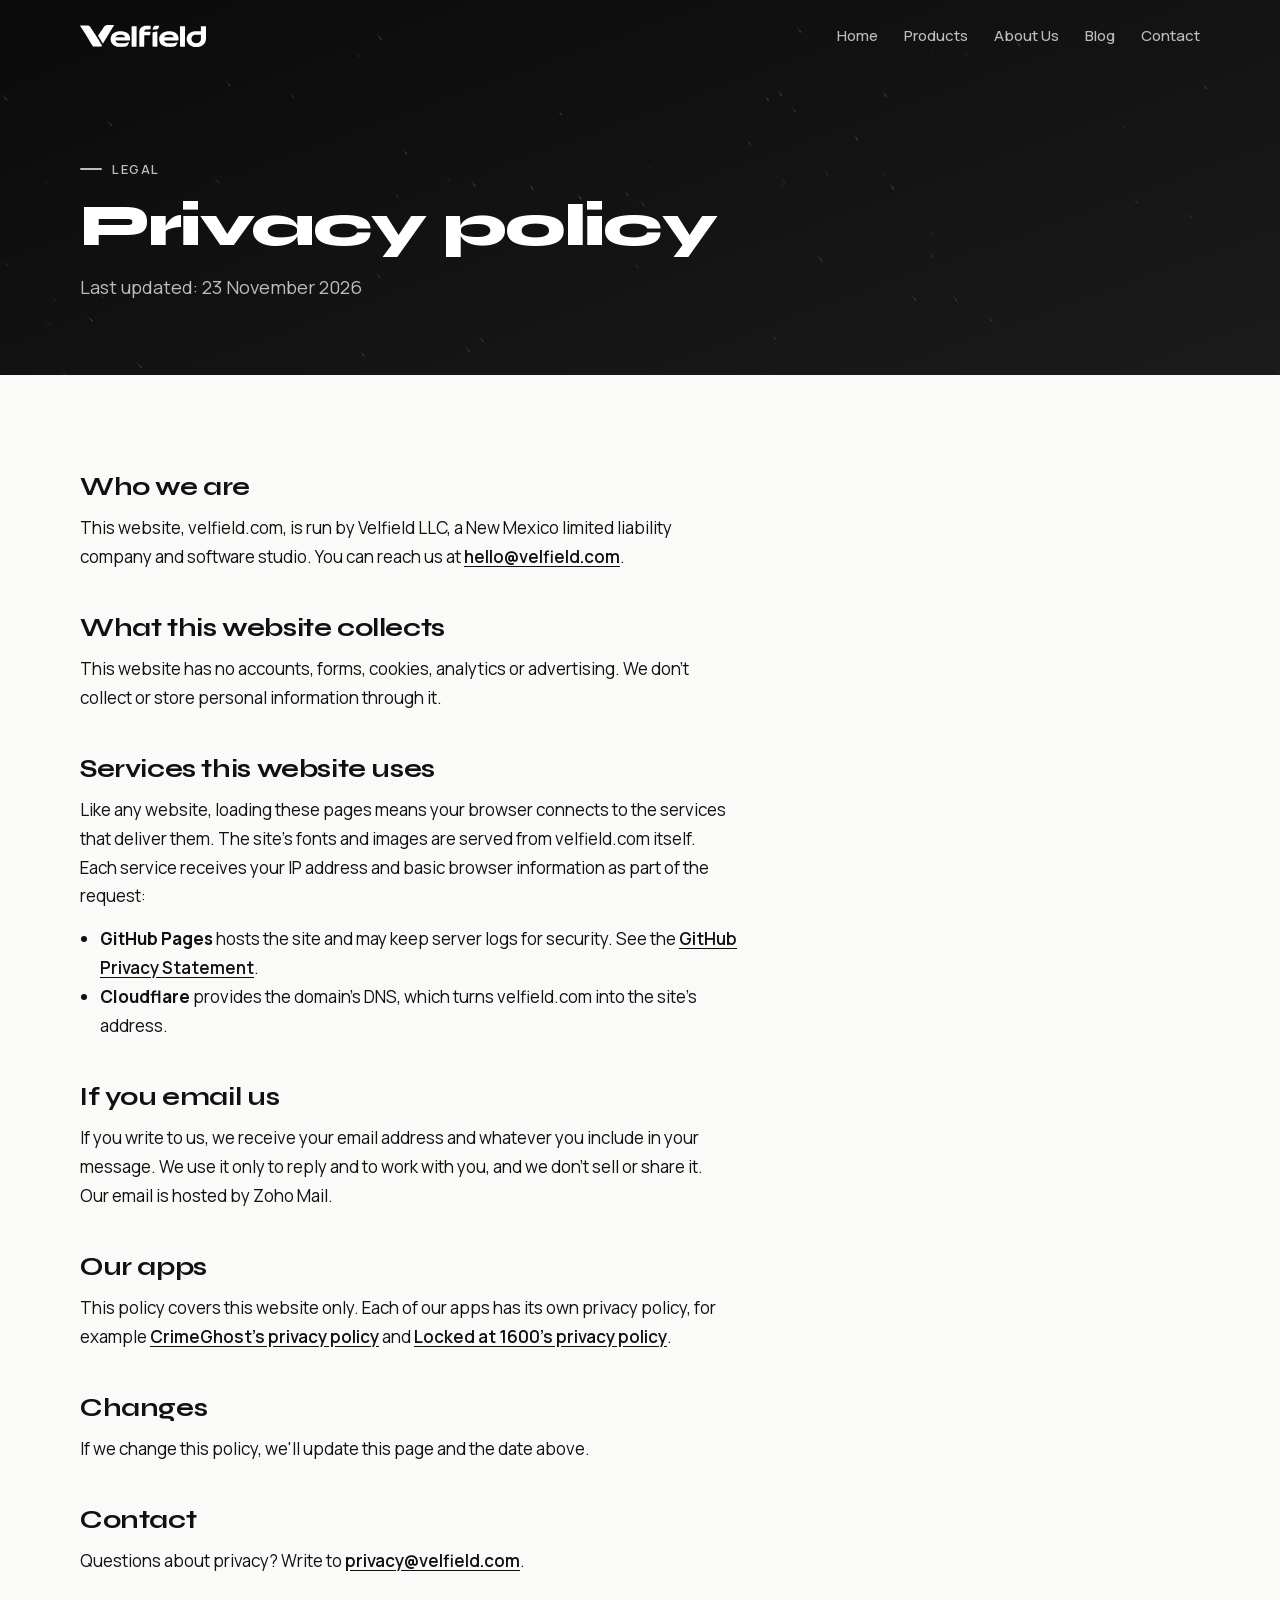
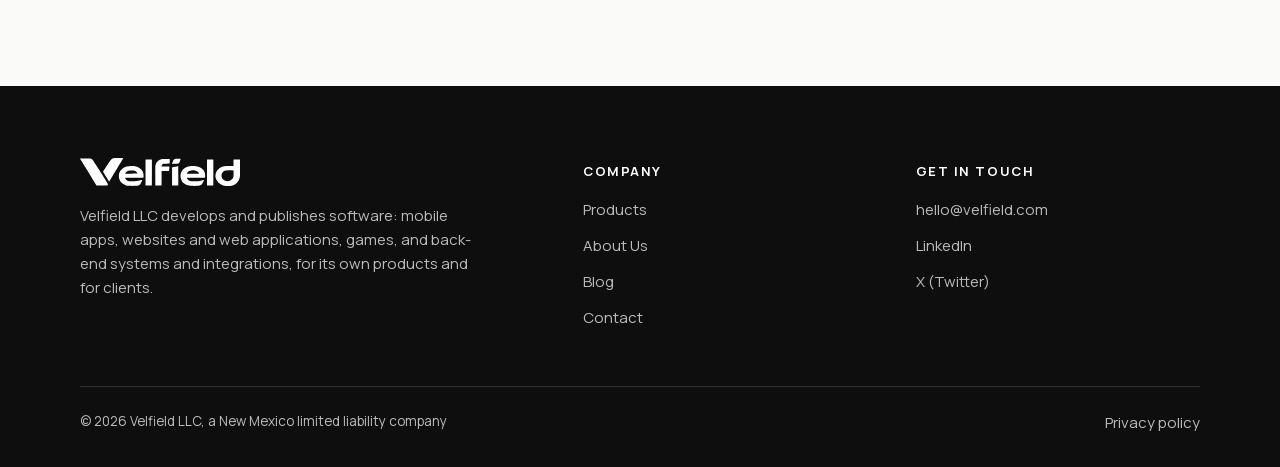
<file: privacy/index.html>
<!doctype html>
<html lang="en">
<head>
<meta charset="utf-8">
<meta name="viewport" content="width=device-width, initial-scale=1, viewport-fit=cover">
<meta http-equiv="Content-Security-Policy" content="default-src 'self'; img-src 'self' data:; style-src 'self' 'unsafe-inline'; script-src 'self' 'unsafe-inline'; font-src 'self'; connect-src 'self'; base-uri 'self'; form-action 'none'; object-src 'none'">
<meta name="referrer" content="strict-origin-when-cross-origin">
<title>Privacy policy · Velfield</title>
<meta name="description" content="How the Velfield LLC website handles your information.">
<meta name="theme-color" content="#0E0E0E">
<link rel="canonical" href="https://velfield.com/privacy/">
<meta property="og:type" content="website">
<meta property="og:locale" content="en_US">
<meta property="og:site_name" content="Velfield">
<meta property="og:title" content="Privacy policy · Velfield">
<meta property="og:description" content="How the Velfield LLC website handles your information.">
<meta property="og:url" content="https://velfield.com/privacy/">
<meta property="og:image" content="https://velfield.com/og.png">
<meta property="og:image:width" content="1200">
<meta property="og:image:height" content="630">
<meta property="og:image:alt" content="Velfield: software, built end to end.">
<meta name="twitter:card" content="summary_large_image">
<meta name="twitter:site" content="@velfield">
<link rel="icon" href="/favicon.ico" sizes="48x48">
<link rel="icon" href="/favicon.svg" type="image/svg+xml">
<link rel="apple-touch-icon" href="/apple-touch-icon.png">
<link rel="manifest" href="/site.webmanifest">
<link rel="alternate" type="application/rss+xml" title="Velfield blog" href="https://velfield.com/blog/feed.xml">
<link rel="preload" href="/assets/fonts/syne-latin.woff2" as="font" type="font/woff2" crossorigin>
<link rel="preload" href="/assets/fonts/manrope-latin.woff2" as="font" type="font/woff2" crossorigin>
<link rel="stylesheet" href="/assets/site.css?v=0b136554">
<script>document.documentElement.classList.add('js')</script>
<script type="application/ld+json">{"@context":"https://schema.org","@graph":[{"@type":"WebSite","@id":"https://velfield.com/#website","name":"Velfield","url":"https://velfield.com/","publisher":{"@id":"https://velfield.com/#org"},"inLanguage":"en"},{"@type":"Organization","@id":"https://velfield.com/#org","name":"Velfield LLC","alternateName":"Velfield","url":"https://velfield.com/","logo":{"@type":"ImageObject","url":"https://velfield.com/icon-512.png","width":512,"height":512},"image":"https://velfield.com/og.png","email":"hello@velfield.com","description":"Velfield LLC develops and publishes software: mobile apps, websites and web applications, games, and back-end systems and integrations, for its own products and for clients.","legalName":"Velfield LLC","foundingDate":"2026-11-09","founder":{"@id":"https://velfield.com/about/#founder"},"knowsAbout":["Mobile app development","Android apps","iOS apps","Web applications","Websites","Game development","Back-end development","API integrations"],"sameAs":["https://www.linkedin.com/company/velfield/","https://x.com/velfield"]},{"@type":"WebPage","@id":"https://velfield.com/privacy/#page","url":"https://velfield.com/privacy/","name":"Privacy policy · Velfield","description":"How the Velfield LLC website handles your information.","isPartOf":{"@id":"https://velfield.com/#website"},"about":{"@id":"https://velfield.com/#org"},"inLanguage":"en","primaryImageOfPage":"https://velfield.com/og.png","breadcrumb":{"@id":"https://velfield.com/privacy/#breadcrumb"}},{"@type":"BreadcrumbList","@id":"https://velfield.com/privacy/#breadcrumb","itemListElement":[{"@type":"ListItem","position":1,"name":"Home","item":"https://velfield.com/"},{"@type":"ListItem","position":2,"name":"Privacy policy","item":"https://velfield.com/privacy/"}]}]}</script>
</head>
<body>
<a class="skip" href="#main">Skip to content</a>
<header class="top" id="top">
  <div class="wrap bar">
    <a class="brand" href="/" aria-label="Velfield home"><img class="wm" src="/assets/wordmark.svg" width="126" height="22" alt="Velfield"></a>
    <nav class="nav" id="nav" aria-label="Main"><a href="/">Home</a><a href="/products/">Products</a><a href="/about/">About Us</a><a href="/blog/">Blog</a><a href="/contact/">Contact</a></nav>
    <button class="menu" type="button" aria-expanded="false" aria-controls="nav" aria-label="Menu"><span></span><span></span></button>
  </div>
</header>
<main id="main">
<section class="phero dark">
  <canvas class="flowfield" data-lite="1" aria-hidden="true"></canvas>
  <div class="wrap">
    <span class="eyebrow" data-a="fade-right" style="--ad:0.8s;--dl:0.0s">Legal</span>
    <h1 data-a="fade-right" style="--ad:0.8s;--dl:0.05s">Privacy policy</h1>
    <p class="lead" data-a="fade-right" style="--ad:0.8s;--dl:0.1s">Last updated: 23 November 2026</p>
  </div>
</section>
<section class="band light"><div class="wrap"><article class="prose article" data-a="fade-up" style="--ad:0.8s;--dl:0.0s">
<h2>Who we are</h2>
    <p>This website, velfield.com, is run by Velfield LLC, a New Mexico limited liability company and software studio. You can reach us at <a href="mailto:hello@velfield.com">hello@velfield.com</a>.</p>
<h2>What this website collects</h2>
    <p>This website has no accounts, forms, cookies, analytics or advertising. We don't collect or store personal information through it.</p>
<h2>Services this website uses</h2>
    <p>Like any website, loading these pages means your browser connects to the services that deliver them. The site's fonts and images are served from velfield.com itself. Each service receives your IP address and basic browser information as part of the request:</p>
    <ul>
      <li><b>GitHub Pages</b> hosts the site and may keep server logs for security. See the <a href="https://docs.github.com/en/site-policy/privacy-policies/github-general-privacy-statement">GitHub Privacy Statement</a>.</li>
      <li><b>Cloudflare</b> provides the domain's DNS, which turns velfield.com into the site's address.</li>
    </ul>
<h2>If you email us</h2>
    <p>If you write to us, we receive your email address and whatever you include in your message. We use it only to reply and to work with you, and we don't sell or share it. Our email is hosted by Zoho Mail.</p>
<h2>Our apps</h2>
    <p>This policy covers this website only. Each of our apps has its own privacy policy, for example <a href="https://crimeghost.com/privacy/">CrimeGhost's privacy policy</a> and <a href="/locked-at-1600/privacy/">Locked at 1600's privacy policy</a>.</p>
<h2>Changes</h2>
    <p>If we change this policy, we'll update this page and the date above.</p>
<h2>Contact</h2>
    <p>Questions about privacy? Write to <a href="mailto:privacy@velfield.com">privacy@velfield.com</a>.</p>
</article></div></section>
</main>
<footer class="foot">
  <div class="wrap">
    <div class="fgrid">
      <div class="fbrand">
        <a class="brand" href="/" aria-label="Velfield home"><img class="wm" src="/assets/wordmark.svg" width="126" height="22" alt="Velfield"></a>
        <p>Velfield LLC develops and publishes software: mobile apps, websites and web applications, games, and back-end systems and integrations, for its own products and for clients.</p>
      </div>
      <nav class="fcol" aria-label="Company"><h2>Company</h2><a href="/products/">Products</a><a href="/about/">About Us</a><a href="/blog/">Blog</a><a href="/contact/">Contact</a></nav>
      <div class="fcol"><h2>Get in touch</h2><a href="mailto:hello@velfield.com">hello@velfield.com</a><a href="https://www.linkedin.com/company/velfield/" rel="me noopener" target="_blank">LinkedIn</a><a href="https://x.com/velfield" rel="me noopener" target="_blank">X (Twitter)</a></div>
    </div>
    <div class="fbase"><span>© 2026 Velfield LLC, a New Mexico limited liability company</span><a href="/privacy/">Privacy policy</a></div>
  </div>
</footer>
<script src="/assets/site.js?v=38d24b44" defer></script>
</body>
</html>
</file>
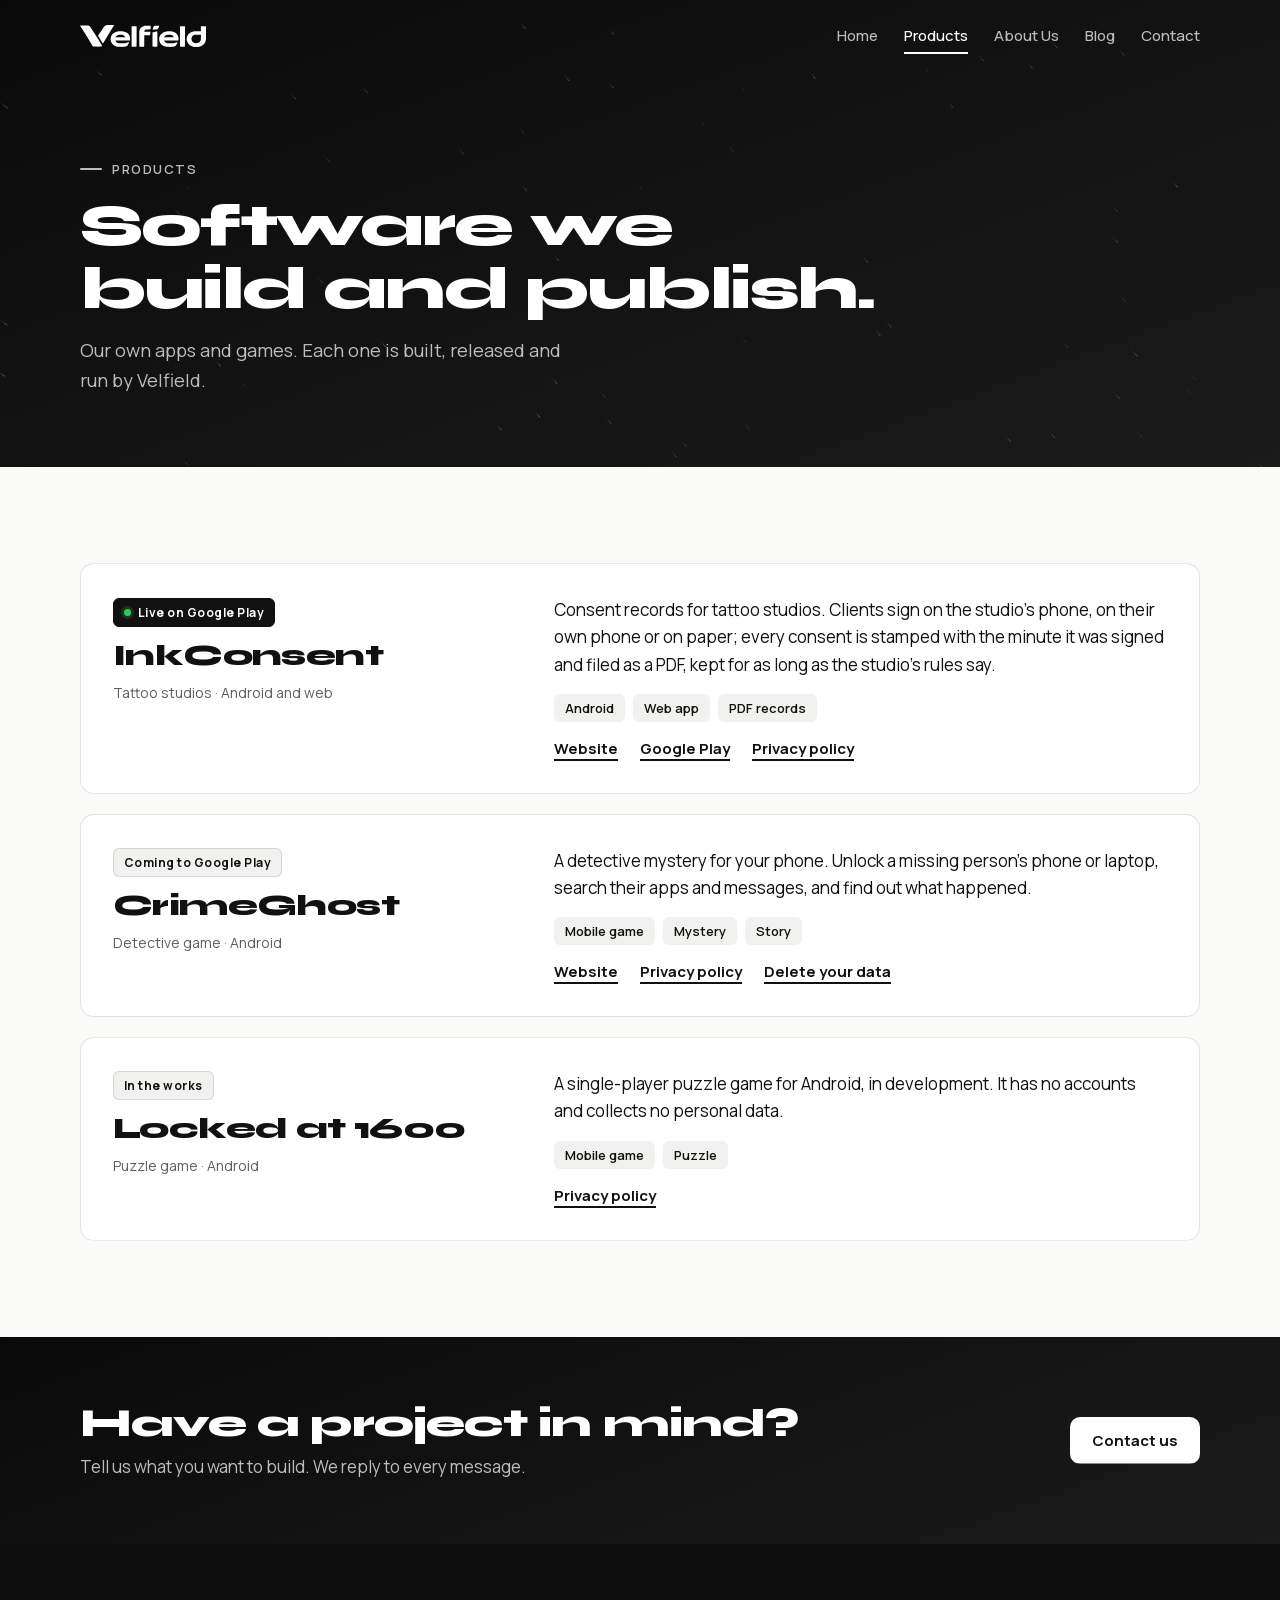
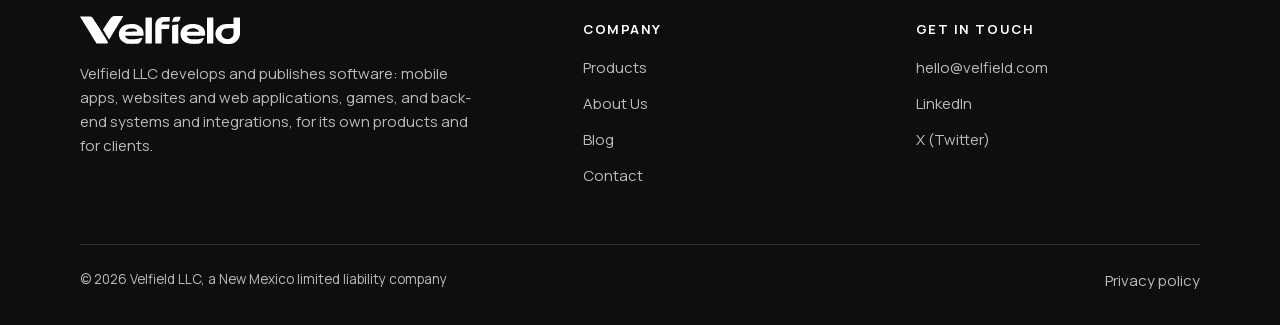
<file: products/index.html>
<!doctype html>
<html lang="en">
<head>
<meta charset="utf-8">
<meta name="viewport" content="width=device-width, initial-scale=1, viewport-fit=cover">
<meta http-equiv="Content-Security-Policy" content="default-src 'self'; img-src 'self' data:; style-src 'self' 'unsafe-inline'; script-src 'self' 'unsafe-inline'; font-src 'self'; connect-src 'self'; base-uri 'self'; form-action 'none'; object-src 'none'">
<meta name="referrer" content="strict-origin-when-cross-origin">
<title>Products: InkConsent, CrimeGhost, Locked at 1600 · Velfield</title>
<meta name="description" content="Apps and games built and published by Velfield: InkConsent consent records for tattoo studios, the CrimeGhost detective game and the Locked at 1600 puzzle game.">
<meta name="theme-color" content="#0E0E0E">
<link rel="canonical" href="https://velfield.com/products/">
<meta property="og:type" content="website">
<meta property="og:locale" content="en_US">
<meta property="og:site_name" content="Velfield">
<meta property="og:title" content="Products: InkConsent, CrimeGhost, Locked at 1600 · Velfield">
<meta property="og:description" content="Apps and games built and published by Velfield: InkConsent consent records for tattoo studios, the CrimeGhost detective game and the Locked at 1600 puzzle game.">
<meta property="og:url" content="https://velfield.com/products/">
<meta property="og:image" content="https://velfield.com/og.png">
<meta property="og:image:width" content="1200">
<meta property="og:image:height" content="630">
<meta property="og:image:alt" content="Velfield: software, built end to end.">
<meta name="twitter:card" content="summary_large_image">
<meta name="twitter:site" content="@velfield">
<link rel="icon" href="/favicon.ico" sizes="48x48">
<link rel="icon" href="/favicon.svg" type="image/svg+xml">
<link rel="apple-touch-icon" href="/apple-touch-icon.png">
<link rel="manifest" href="/site.webmanifest">
<link rel="alternate" type="application/rss+xml" title="Velfield blog" href="https://velfield.com/blog/feed.xml">
<link rel="preload" href="/assets/fonts/syne-latin.woff2" as="font" type="font/woff2" crossorigin>
<link rel="preload" href="/assets/fonts/manrope-latin.woff2" as="font" type="font/woff2" crossorigin>
<link rel="stylesheet" href="/assets/site.css?v=0b136554">
<script>document.documentElement.classList.add('js')</script>
<script type="application/ld+json">{"@context":"https://schema.org","@graph":[{"@type":"WebSite","@id":"https://velfield.com/#website","name":"Velfield","url":"https://velfield.com/","publisher":{"@id":"https://velfield.com/#org"},"inLanguage":"en"},{"@type":"Organization","@id":"https://velfield.com/#org","name":"Velfield LLC","alternateName":"Velfield","url":"https://velfield.com/","logo":{"@type":"ImageObject","url":"https://velfield.com/icon-512.png","width":512,"height":512},"image":"https://velfield.com/og.png","email":"hello@velfield.com","description":"Velfield LLC develops and publishes software: mobile apps, websites and web applications, games, and back-end systems and integrations, for its own products and for clients.","legalName":"Velfield LLC","foundingDate":"2026-11-09","founder":{"@id":"https://velfield.com/about/#founder"},"knowsAbout":["Mobile app development","Android apps","iOS apps","Web applications","Websites","Game development","Back-end development","API integrations"],"sameAs":["https://www.linkedin.com/company/velfield/","https://x.com/velfield"]},{"@type":"CollectionPage","@id":"https://velfield.com/products/#page","url":"https://velfield.com/products/","name":"Products: InkConsent, CrimeGhost, Locked at 1600 · Velfield","description":"Apps and games built and published by Velfield: InkConsent consent records for tattoo studios, the CrimeGhost detective game and the Locked at 1600 puzzle game.","isPartOf":{"@id":"https://velfield.com/#website"},"about":{"@id":"https://velfield.com/#org"},"inLanguage":"en","primaryImageOfPage":"https://velfield.com/og.png","breadcrumb":{"@id":"https://velfield.com/products/#breadcrumb"}},{"@type":"BreadcrumbList","@id":"https://velfield.com/products/#breadcrumb","itemListElement":[{"@type":"ListItem","position":1,"name":"Home","item":"https://velfield.com/"},{"@type":"ListItem","position":2,"name":"Products","item":"https://velfield.com/products/"}]},{"@type":"ItemList","itemListElement":[{"@type":"ListItem","position":1,"item":{"@type":"SoftwareApplication","@id":"https://velfield.com/products/#inkconsent","name":"InkConsent","description":"Consent records for tattoo studios. Clients sign on the studio's phone, on their own phone or on paper; every consent is stamped with the minute it was signed and filed as a PDF, kept for as long as the studio's rules say.","applicationCategory":"BusinessApplication","operatingSystem":"Android, Web","url":"https://inkconsent.velfield.com/","publisher":{"@id":"https://velfield.com/#org"},"author":{"@id":"https://velfield.com/#org"},"installUrl":"https://play.google.com/store/apps/details?id=com.inkconsent.inkconsent"}},{"@type":"ListItem","position":2,"item":{"@type":"VideoGame","@id":"https://velfield.com/products/#crimeghost","name":"CrimeGhost","description":"A detective mystery for your phone. Unlock a missing person's phone or laptop, search their apps and messages, and find out what happened.","applicationCategory":"GameApplication","operatingSystem":"Android","url":"https://crimeghost.com/","publisher":{"@id":"https://velfield.com/#org"},"author":{"@id":"https://velfield.com/#org"}}},{"@type":"ListItem","position":3,"item":{"@type":"VideoGame","@id":"https://velfield.com/products/#locked-at-1600","name":"Locked at 1600","description":"A single-player puzzle game for Android, in development. It has no accounts and collects no personal data.","applicationCategory":"GameApplication","operatingSystem":"Android","url":"https://velfield.com/products/#locked-at-1600","publisher":{"@id":"https://velfield.com/#org"},"author":{"@id":"https://velfield.com/#org"}}}]}]}</script>
</head>
<body>
<a class="skip" href="#main">Skip to content</a>
<header class="top" id="top">
  <div class="wrap bar">
    <a class="brand" href="/" aria-label="Velfield home"><img class="wm" src="/assets/wordmark.svg" width="126" height="22" alt="Velfield"></a>
    <nav class="nav" id="nav" aria-label="Main"><a href="/">Home</a><a href="/products/" class="on" aria-current="page">Products</a><a href="/about/">About Us</a><a href="/blog/">Blog</a><a href="/contact/">Contact</a></nav>
    <button class="menu" type="button" aria-expanded="false" aria-controls="nav" aria-label="Menu"><span></span><span></span></button>
  </div>
</header>
<main id="main">
<section class="phero dark">
  <canvas class="flowfield" data-lite="1" aria-hidden="true"></canvas>
  <div class="wrap">
    <span class="eyebrow" data-a="fade-right" style="--ad:0.8s;--dl:0.0s">Products</span>
    <h1 data-a="fade-right" style="--ad:0.8s;--dl:0.05s">Software we build and publish.</h1>
    <p class="lead" data-a="fade-right" style="--ad:0.8s;--dl:0.1s">Our own apps and games. Each one is built, released and run by Velfield.</p>
  </div>
</section>
<section class="band light"><div class="wrap"><div class="prods"><article class="prod" id="inkconsent" data-a="clip-down" style="--ad:0.6s;--dl:0.0s">
  <div class="pmain"><span class="status live">Live on Google Play</span><h3>InkConsent</h3><span class="kind">Tattoo studios · Android and web</span></div>
  <div class="pbody"><p>Consent records for tattoo studios. Clients sign on the studio's phone, on their own phone or on paper; every consent is stamped with the minute it was signed and filed as a PDF, kept for as long as the studio's rules say.</p><div class="tags"><span>Android</span><span>Web app</span><span>PDF records</span></div><div class="plinks"><a class="plink" href="https://inkconsent.velfield.com/" rel="noopener" target="_blank">Website</a><a class="plink" href="https://play.google.com/store/apps/details?id=com.inkconsent.inkconsent" rel="noopener" target="_blank">Google Play</a><a class="plink" href="https://inkconsent.velfield.com/privacy" rel="noopener" target="_blank">Privacy policy</a></div></div>
</article>
<article class="prod" id="crimeghost" data-a="clip-down" style="--ad:0.6s;--dl:0.0s">
  <div class="pmain"><span class="status">Coming to Google Play</span><h3>CrimeGhost</h3><span class="kind">Detective game · Android</span></div>
  <div class="pbody"><p>A detective mystery for your phone. Unlock a missing person's phone or laptop, search their apps and messages, and find out what happened.</p><div class="tags"><span>Mobile game</span><span>Mystery</span><span>Story</span></div><div class="plinks"><a class="plink" href="https://crimeghost.com/" rel="noopener" target="_blank">Website</a><a class="plink" href="https://crimeghost.com/privacy/" rel="noopener" target="_blank">Privacy policy</a><a class="plink" href="https://crimeghost.com/delete/" rel="noopener" target="_blank">Delete your data</a></div></div>
</article>
<article class="prod" id="locked-at-1600" data-a="clip-down" style="--ad:0.6s;--dl:0.0s">
  <div class="pmain"><span class="status">In the works</span><h3>Locked at 1600</h3><span class="kind">Puzzle game · Android</span></div>
  <div class="pbody"><p>A single-player puzzle game for Android, in development. It has no accounts and collects no personal data.</p><div class="tags"><span>Mobile game</span><span>Puzzle</span></div><div class="plinks"><a class="plink" href="/locked-at-1600/privacy/">Privacy policy</a></div></div>
</article>
</div></div></section>
<section class="ctaband">
  <div class="wrap ctain">
    <div data-a="fade-right" style="--ad:0.8s;--dl:0.0s"><h2>Have a project in mind?</h2><p>Tell us what you want to build. We reply to every message.</p></div>
    <a class="btn primary" data-a="fade-left" style="--ad:0.8s;--dl:0.1s" href="/contact/">Contact us</a>
  </div>
</section>
</main>
<footer class="foot">
  <div class="wrap">
    <div class="fgrid">
      <div class="fbrand">
        <a class="brand" href="/" aria-label="Velfield home"><img class="wm" src="/assets/wordmark.svg" width="126" height="22" alt="Velfield"></a>
        <p>Velfield LLC develops and publishes software: mobile apps, websites and web applications, games, and back-end systems and integrations, for its own products and for clients.</p>
      </div>
      <nav class="fcol" aria-label="Company"><h2>Company</h2><a href="/products/">Products</a><a href="/about/">About Us</a><a href="/blog/">Blog</a><a href="/contact/">Contact</a></nav>
      <div class="fcol"><h2>Get in touch</h2><a href="mailto:hello@velfield.com">hello@velfield.com</a><a href="https://www.linkedin.com/company/velfield/" rel="me noopener" target="_blank">LinkedIn</a><a href="https://x.com/velfield" rel="me noopener" target="_blank">X (Twitter)</a></div>
    </div>
    <div class="fbase"><span>© 2026 Velfield LLC, a New Mexico limited liability company</span><a href="/privacy/">Privacy policy</a></div>
  </div>
</footer>
<script src="/assets/site.js?v=38d24b44" defer></script>
</body>
</html>
</file>
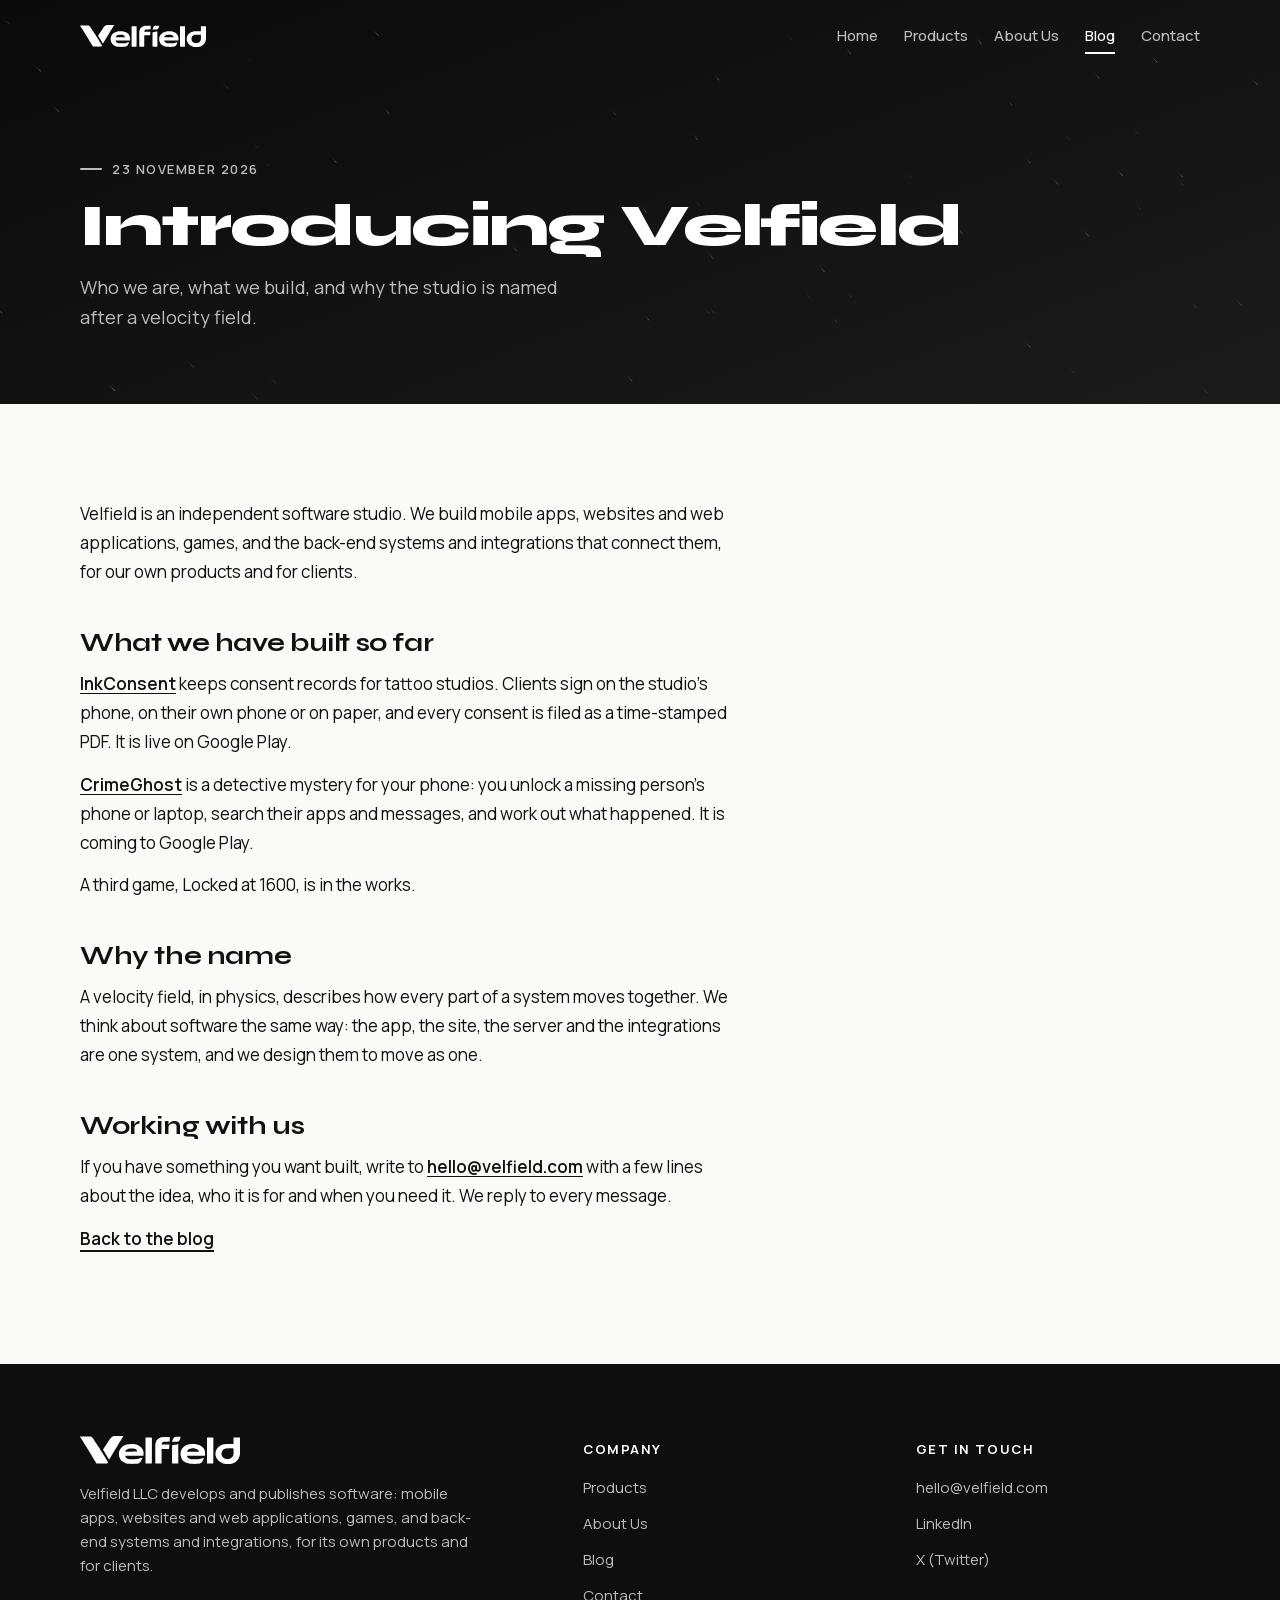
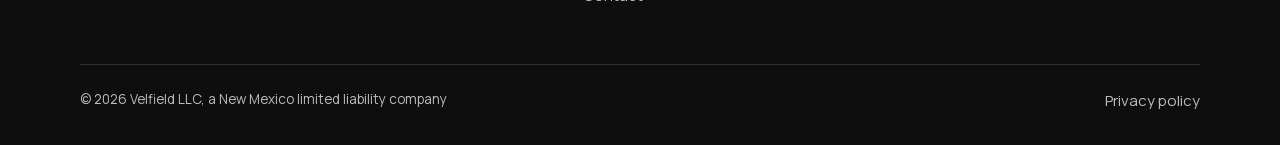
<file: blog/introducing-velfield/index.html>
<!doctype html>
<html lang="en">
<head>
<meta charset="utf-8">
<meta name="viewport" content="width=device-width, initial-scale=1, viewport-fit=cover">
<meta http-equiv="Content-Security-Policy" content="default-src 'self'; img-src 'self' data:; style-src 'self' 'unsafe-inline'; script-src 'self' 'unsafe-inline'; font-src 'self'; connect-src 'self'; base-uri 'self'; form-action 'none'; object-src 'none'">
<meta name="referrer" content="strict-origin-when-cross-origin">
<title>Introducing Velfield · Velfield blog</title>
<meta name="description" content="Who we are, what we build, and why the studio is named after a velocity field.">
<meta name="theme-color" content="#0E0E0E">
<link rel="canonical" href="https://velfield.com/blog/introducing-velfield/">
<meta property="og:type" content="article">
<meta property="og:locale" content="en_US">
<meta property="og:site_name" content="Velfield">
<meta property="og:title" content="Introducing Velfield · Velfield blog">
<meta property="og:description" content="Who we are, what we build, and why the studio is named after a velocity field.">
<meta property="og:url" content="https://velfield.com/blog/introducing-velfield/">
<meta property="og:image" content="https://velfield.com/og.png">
<meta property="og:image:width" content="1200">
<meta property="og:image:height" content="630">
<meta property="og:image:alt" content="Velfield: software, built end to end.">
<meta name="twitter:card" content="summary_large_image">
<meta name="twitter:site" content="@velfield">
<link rel="icon" href="/favicon.ico" sizes="48x48">
<link rel="icon" href="/favicon.svg" type="image/svg+xml">
<link rel="apple-touch-icon" href="/apple-touch-icon.png">
<link rel="manifest" href="/site.webmanifest">
<link rel="alternate" type="application/rss+xml" title="Velfield blog" href="https://velfield.com/blog/feed.xml">
<link rel="preload" href="/assets/fonts/syne-latin.woff2" as="font" type="font/woff2" crossorigin>
<link rel="preload" href="/assets/fonts/manrope-latin.woff2" as="font" type="font/woff2" crossorigin>
<link rel="stylesheet" href="/assets/site.css?v=0b136554">
<script>document.documentElement.classList.add('js')</script>
<script type="application/ld+json">{"@context":"https://schema.org","@graph":[{"@type":"WebSite","@id":"https://velfield.com/#website","name":"Velfield","url":"https://velfield.com/","publisher":{"@id":"https://velfield.com/#org"},"inLanguage":"en"},{"@type":"Organization","@id":"https://velfield.com/#org","name":"Velfield LLC","alternateName":"Velfield","url":"https://velfield.com/","logo":{"@type":"ImageObject","url":"https://velfield.com/icon-512.png","width":512,"height":512},"image":"https://velfield.com/og.png","email":"hello@velfield.com","description":"Velfield LLC develops and publishes software: mobile apps, websites and web applications, games, and back-end systems and integrations, for its own products and for clients.","legalName":"Velfield LLC","foundingDate":"2026-11-09","founder":{"@id":"https://velfield.com/about/#founder"},"knowsAbout":["Mobile app development","Android apps","iOS apps","Web applications","Websites","Game development","Back-end development","API integrations"],"sameAs":["https://www.linkedin.com/company/velfield/","https://x.com/velfield"]},{"@type":"WebPage","@id":"https://velfield.com/blog/introducing-velfield/#page","url":"https://velfield.com/blog/introducing-velfield/","name":"Introducing Velfield · Velfield blog","description":"Who we are, what we build, and why the studio is named after a velocity field.","isPartOf":{"@id":"https://velfield.com/#website"},"about":{"@id":"https://velfield.com/#org"},"inLanguage":"en","primaryImageOfPage":"https://velfield.com/og.png","breadcrumb":{"@id":"https://velfield.com/blog/introducing-velfield/#breadcrumb"}},{"@type":"BreadcrumbList","@id":"https://velfield.com/blog/introducing-velfield/#breadcrumb","itemListElement":[{"@type":"ListItem","position":1,"name":"Home","item":"https://velfield.com/"},{"@type":"ListItem","position":2,"name":"Blog","item":"https://velfield.com/blog/"},{"@type":"ListItem","position":3,"name":"Introducing Velfield","item":"https://velfield.com/blog/introducing-velfield/"}]},{"@type":"BlogPosting","@id":"https://velfield.com/blog/introducing-velfield/#post","headline":"Introducing Velfield","description":"Who we are, what we build, and why the studio is named after a velocity field.","datePublished":"2026-11-23","dateModified":"2026-11-23","image":"https://velfield.com/og.png","url":"https://velfield.com/blog/introducing-velfield/","mainEntityOfPage":{"@id":"https://velfield.com/blog/introducing-velfield/#page"},"author":{"@type":"Person","@id":"https://velfield.com/about/#founder","name":"Yohanes Debebe Yilma","jobTitle":"Founder","email":"yohanes@velfield.com","image":"https://velfield.com/assets/founder-sm.jpg","worksFor":{"@id":"https://velfield.com/#org"},"sameAs":["https://www.linkedin.com/in/yohanes-d-yilma-76024a209/"]},"publisher":{"@id":"https://velfield.com/#org"},"inLanguage":"en"}]}</script>
<meta property="article:published_time" content="2026-11-23">
<meta property="article:author" content="Yohanes Debebe Yilma">
</head>
<body>
<a class="skip" href="#main">Skip to content</a>
<header class="top" id="top">
  <div class="wrap bar">
    <a class="brand" href="/" aria-label="Velfield home"><img class="wm" src="/assets/wordmark.svg" width="126" height="22" alt="Velfield"></a>
    <nav class="nav" id="nav" aria-label="Main"><a href="/">Home</a><a href="/products/">Products</a><a href="/about/">About Us</a><a href="/blog/" class="on" aria-current="page">Blog</a><a href="/contact/">Contact</a></nav>
    <button class="menu" type="button" aria-expanded="false" aria-controls="nav" aria-label="Menu"><span></span><span></span></button>
  </div>
</header>
<main id="main">
<section class="phero dark">
  <canvas class="flowfield" data-lite="1" aria-hidden="true"></canvas>
  <div class="wrap">
    <span class="eyebrow" data-a="fade-right" style="--ad:0.8s;--dl:0.0s"><time datetime="2026-11-23">23 November 2026</time></span>
    <h1 data-a="fade-right" style="--ad:0.8s;--dl:0.05s">Introducing Velfield</h1>
    <p class="lead" data-a="fade-right" style="--ad:0.8s;--dl:0.1s">Who we are, what we build, and why the studio is named after a velocity field.</p>
  </div>
</section>
<section class="band light"><div class="wrap"><article class="prose article" data-a="fade-up" style="--ad:0.8s;--dl:0.0s">
<p>Velfield is an independent software studio. We build mobile apps, websites and web applications, games, and the back-end systems and integrations that connect them, for our own products and for clients.</p>
<h2>What we have built so far</h2>
<p><a href="https://inkconsent.velfield.com/" rel="noopener" target="_blank">InkConsent</a> keeps consent records for tattoo studios. Clients sign on the studio's phone, on their own phone or on paper, and every consent is filed as a time-stamped PDF. It is live on Google Play.</p>
<p><a href="https://crimeghost.com/" rel="noopener" target="_blank">CrimeGhost</a> is a detective mystery for your phone: you unlock a missing person's phone or laptop, search their apps and messages, and work out what happened. It is coming to Google Play.</p>
<p>A third game, Locked at 1600, is in the works.</p>
<h2>Why the name</h2>
<p>A velocity field, in physics, describes how every part of a system moves together. We think about software the same way: the app, the site, the server and the integrations are one system, and we design them to move as one.</p>
<h2>Working with us</h2>
<p>If you have something you want built, write to <a href="mailto:hello@velfield.com">hello@velfield.com</a> with a few lines about the idea, who it is for and when you need it. We reply to every message.</p>
<p><a class="more" href="/blog/">Back to the blog</a></p>
</article></div></section>
</main>
<footer class="foot">
  <div class="wrap">
    <div class="fgrid">
      <div class="fbrand">
        <a class="brand" href="/" aria-label="Velfield home"><img class="wm" src="/assets/wordmark.svg" width="126" height="22" alt="Velfield"></a>
        <p>Velfield LLC develops and publishes software: mobile apps, websites and web applications, games, and back-end systems and integrations, for its own products and for clients.</p>
      </div>
      <nav class="fcol" aria-label="Company"><h2>Company</h2><a href="/products/">Products</a><a href="/about/">About Us</a><a href="/blog/">Blog</a><a href="/contact/">Contact</a></nav>
      <div class="fcol"><h2>Get in touch</h2><a href="mailto:hello@velfield.com">hello@velfield.com</a><a href="https://www.linkedin.com/company/velfield/" rel="me noopener" target="_blank">LinkedIn</a><a href="https://x.com/velfield" rel="me noopener" target="_blank">X (Twitter)</a></div>
    </div>
    <div class="fbase"><span>© 2026 Velfield LLC, a New Mexico limited liability company</span><a href="/privacy/">Privacy policy</a></div>
  </div>
</footer>
<script src="/assets/site.js?v=38d24b44" defer></script>
</body>
</html>
</file>
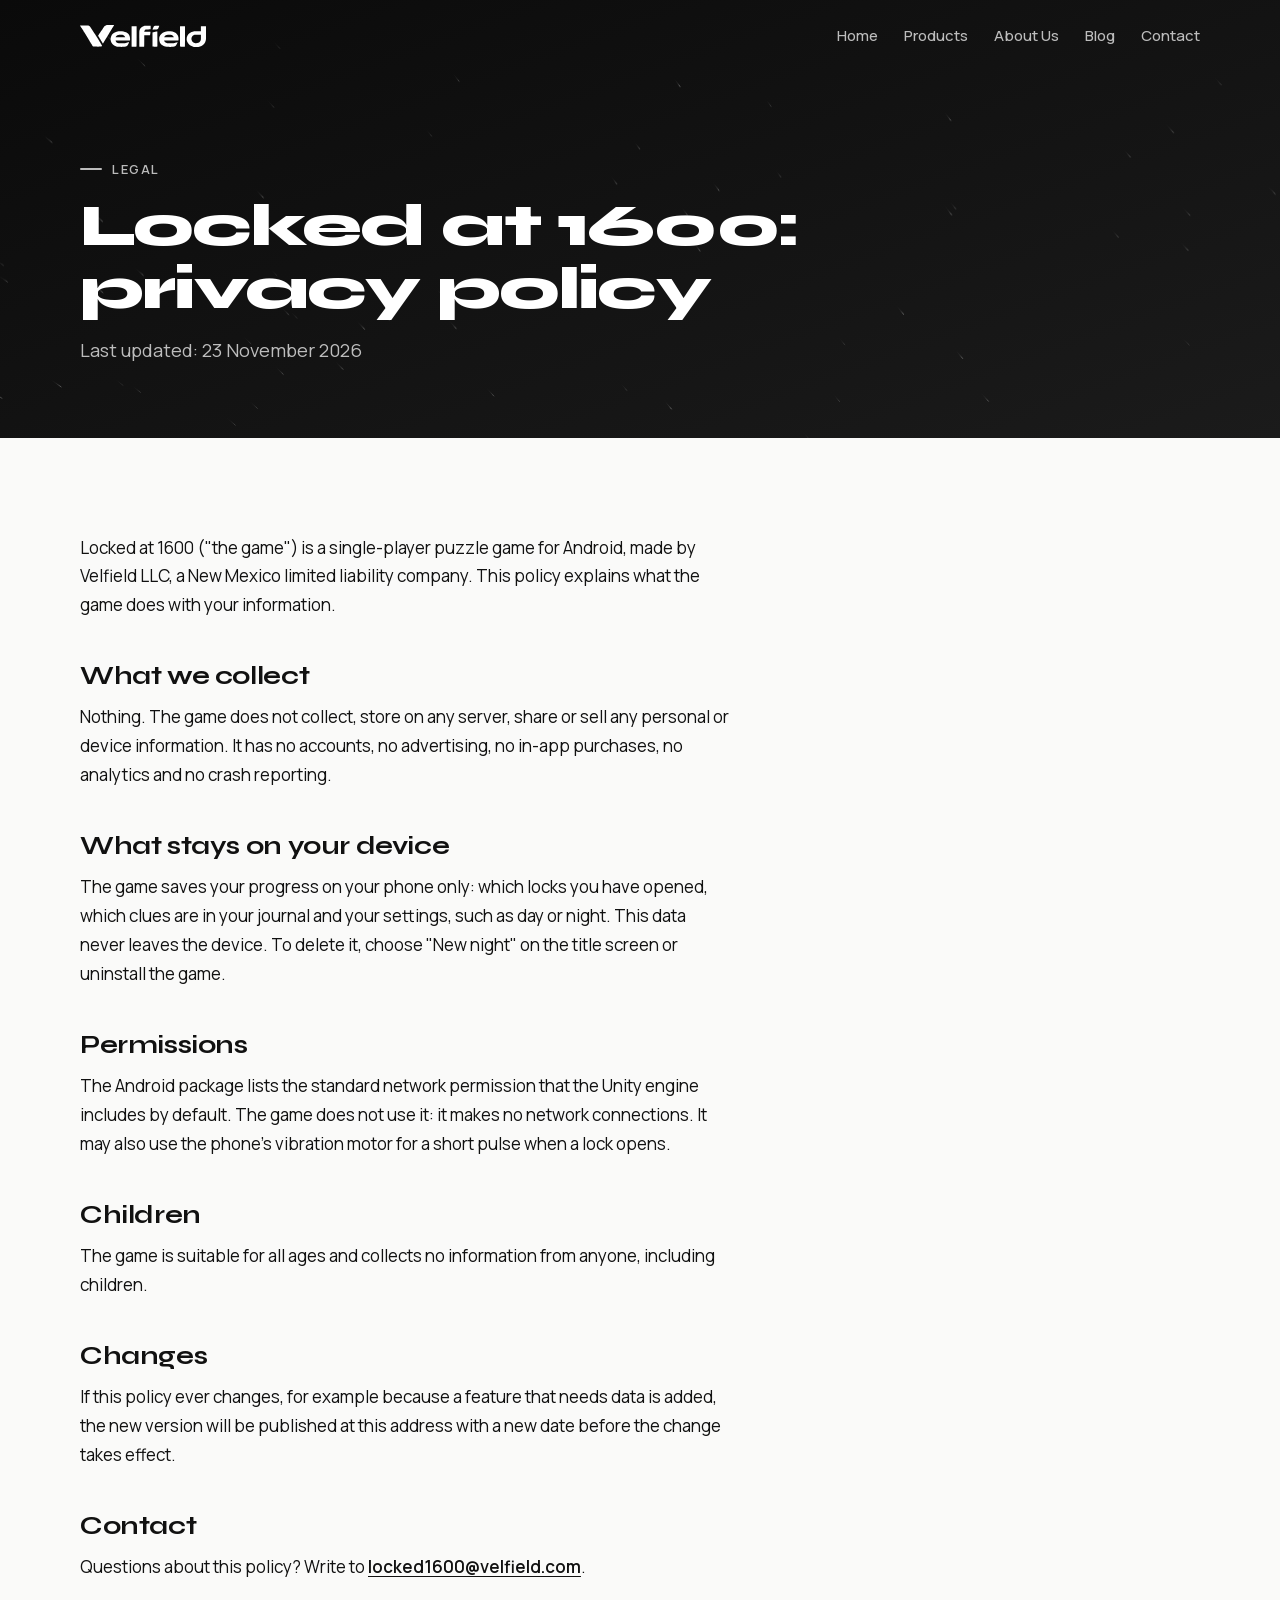
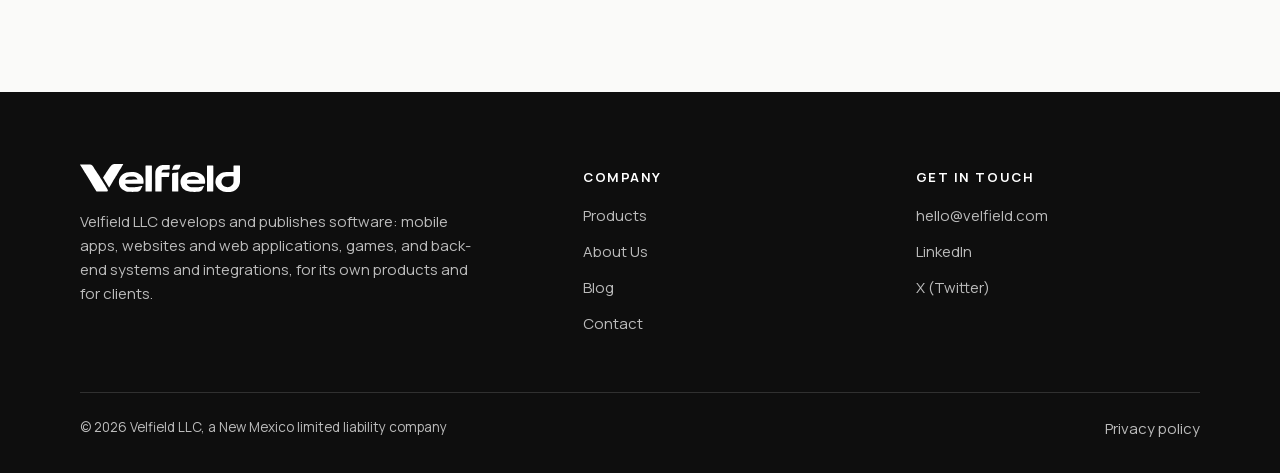
<file: locked-at-1600/privacy/index.html>
<!doctype html>
<html lang="en">
<head>
<meta charset="utf-8">
<meta name="viewport" content="width=device-width, initial-scale=1, viewport-fit=cover">
<meta http-equiv="Content-Security-Policy" content="default-src 'self'; img-src 'self' data:; style-src 'self' 'unsafe-inline'; script-src 'self' 'unsafe-inline'; font-src 'self'; connect-src 'self'; base-uri 'self'; form-action 'none'; object-src 'none'">
<meta name="referrer" content="strict-origin-when-cross-origin">
<title>Locked at 1600 privacy policy · Velfield</title>
<meta name="description" content="Locked at 1600 collects nothing: no accounts, no ads, no analytics. Its privacy policy.">
<meta name="theme-color" content="#0E0E0E">
<link rel="canonical" href="https://velfield.com/locked-at-1600/privacy/">
<meta property="og:type" content="website">
<meta property="og:locale" content="en_US">
<meta property="og:site_name" content="Velfield">
<meta property="og:title" content="Locked at 1600 privacy policy · Velfield">
<meta property="og:description" content="Locked at 1600 collects nothing: no accounts, no ads, no analytics. Its privacy policy.">
<meta property="og:url" content="https://velfield.com/locked-at-1600/privacy/">
<meta property="og:image" content="https://velfield.com/og.png">
<meta property="og:image:width" content="1200">
<meta property="og:image:height" content="630">
<meta property="og:image:alt" content="Velfield: software, built end to end.">
<meta name="twitter:card" content="summary_large_image">
<meta name="twitter:site" content="@velfield">
<link rel="icon" href="/favicon.ico" sizes="48x48">
<link rel="icon" href="/favicon.svg" type="image/svg+xml">
<link rel="apple-touch-icon" href="/apple-touch-icon.png">
<link rel="manifest" href="/site.webmanifest">
<link rel="alternate" type="application/rss+xml" title="Velfield blog" href="https://velfield.com/blog/feed.xml">
<link rel="preload" href="/assets/fonts/syne-latin.woff2" as="font" type="font/woff2" crossorigin>
<link rel="preload" href="/assets/fonts/manrope-latin.woff2" as="font" type="font/woff2" crossorigin>
<link rel="stylesheet" href="/assets/site.css?v=0b136554">
<script>document.documentElement.classList.add('js')</script>
<script type="application/ld+json">{"@context":"https://schema.org","@graph":[{"@type":"WebSite","@id":"https://velfield.com/#website","name":"Velfield","url":"https://velfield.com/","publisher":{"@id":"https://velfield.com/#org"},"inLanguage":"en"},{"@type":"Organization","@id":"https://velfield.com/#org","name":"Velfield LLC","alternateName":"Velfield","url":"https://velfield.com/","logo":{"@type":"ImageObject","url":"https://velfield.com/icon-512.png","width":512,"height":512},"image":"https://velfield.com/og.png","email":"hello@velfield.com","description":"Velfield LLC develops and publishes software: mobile apps, websites and web applications, games, and back-end systems and integrations, for its own products and for clients.","legalName":"Velfield LLC","foundingDate":"2026-11-09","founder":{"@id":"https://velfield.com/about/#founder"},"knowsAbout":["Mobile app development","Android apps","iOS apps","Web applications","Websites","Game development","Back-end development","API integrations"],"sameAs":["https://www.linkedin.com/company/velfield/","https://x.com/velfield"]},{"@type":"WebPage","@id":"https://velfield.com/locked-at-1600/privacy/#page","url":"https://velfield.com/locked-at-1600/privacy/","name":"Locked at 1600 privacy policy · Velfield","description":"Locked at 1600 collects nothing: no accounts, no ads, no analytics. Its privacy policy.","isPartOf":{"@id":"https://velfield.com/#website"},"about":{"@id":"https://velfield.com/#org"},"inLanguage":"en","primaryImageOfPage":"https://velfield.com/og.png","breadcrumb":{"@id":"https://velfield.com/locked-at-1600/privacy/#breadcrumb"}},{"@type":"BreadcrumbList","@id":"https://velfield.com/locked-at-1600/privacy/#breadcrumb","itemListElement":[{"@type":"ListItem","position":1,"name":"Home","item":"https://velfield.com/"},{"@type":"ListItem","position":2,"name":"Locked at 1600: privacy policy","item":"https://velfield.com/locked-at-1600/privacy/"}]}]}</script>
</head>
<body>
<a class="skip" href="#main">Skip to content</a>
<header class="top" id="top">
  <div class="wrap bar">
    <a class="brand" href="/" aria-label="Velfield home"><img class="wm" src="/assets/wordmark.svg" width="126" height="22" alt="Velfield"></a>
    <nav class="nav" id="nav" aria-label="Main"><a href="/">Home</a><a href="/products/">Products</a><a href="/about/">About Us</a><a href="/blog/">Blog</a><a href="/contact/">Contact</a></nav>
    <button class="menu" type="button" aria-expanded="false" aria-controls="nav" aria-label="Menu"><span></span><span></span></button>
  </div>
</header>
<main id="main">
<section class="phero dark">
  <canvas class="flowfield" data-lite="1" aria-hidden="true"></canvas>
  <div class="wrap">
    <span class="eyebrow" data-a="fade-right" style="--ad:0.8s;--dl:0.0s">Legal</span>
    <h1 data-a="fade-right" style="--ad:0.8s;--dl:0.05s">Locked at 1600: privacy policy</h1>
    <p class="lead" data-a="fade-right" style="--ad:0.8s;--dl:0.1s">Last updated: 23 November 2026</p>
  </div>
</section>
<section class="band light"><div class="wrap"><article class="prose article" data-a="fade-up" style="--ad:0.8s;--dl:0.0s">
<p>Locked at 1600 ("the game") is a single-player puzzle game for Android, made by Velfield LLC, a New Mexico limited liability company. This policy explains what the game does with your information.</p>
<h2>What we collect</h2>
    <p>Nothing. The game does not collect, store on any server, share or sell any personal or device information. It has no accounts, no advertising, no in-app purchases, no analytics and no crash reporting.</p>
<h2>What stays on your device</h2>
    <p>The game saves your progress on your phone only: which locks you have opened, which clues are in your journal and your settings, such as day or night. This data never leaves the device. To delete it, choose "New night" on the title screen or uninstall the game.</p>
<h2>Permissions</h2>
    <p>The Android package lists the standard network permission that the Unity engine includes by default. The game does not use it: it makes no network connections. It may also use the phone's vibration motor for a short pulse when a lock opens.</p>
<h2>Children</h2>
    <p>The game is suitable for all ages and collects no information from anyone, including children.</p>
<h2>Changes</h2>
    <p>If this policy ever changes, for example because a feature that needs data is added, the new version will be published at this address with a new date before the change takes effect.</p>
<h2>Contact</h2>
    <p>Questions about this policy? Write to <a href="mailto:locked1600@velfield.com">locked1600@velfield.com</a>.</p>
</article></div></section>
</main>
<footer class="foot">
  <div class="wrap">
    <div class="fgrid">
      <div class="fbrand">
        <a class="brand" href="/" aria-label="Velfield home"><img class="wm" src="/assets/wordmark.svg" width="126" height="22" alt="Velfield"></a>
        <p>Velfield LLC develops and publishes software: mobile apps, websites and web applications, games, and back-end systems and integrations, for its own products and for clients.</p>
      </div>
      <nav class="fcol" aria-label="Company"><h2>Company</h2><a href="/products/">Products</a><a href="/about/">About Us</a><a href="/blog/">Blog</a><a href="/contact/">Contact</a></nav>
      <div class="fcol"><h2>Get in touch</h2><a href="mailto:hello@velfield.com">hello@velfield.com</a><a href="https://www.linkedin.com/company/velfield/" rel="me noopener" target="_blank">LinkedIn</a><a href="https://x.com/velfield" rel="me noopener" target="_blank">X (Twitter)</a></div>
    </div>
    <div class="fbase"><span>© 2026 Velfield LLC, a New Mexico limited liability company</span><a href="/privacy/">Privacy policy</a></div>
  </div>
</footer>
<script src="/assets/site.js?v=38d24b44" defer></script>
</body>
</html>
</file>
<file: assets/site.css>
/* velfield.com — refined black and white (decided 2026-11-23).
   Near-black sections with a subtle gradient, off-white pages, no accent colour; one semantic green dot for "live".
   Fonts: Syne (headings) and Manrope (text), self-hosted, SIL Open Font License (see /assets/fonts/OFL-*.txt). */

/* ---------- fonts (variable, latin + latin-ext) ---------- */
@font-face{font-family:"Syne";font-style:normal;font-weight:700 800;font-display:swap;src:url(/assets/fonts/syne-latin.woff2) format("woff2");unicode-range:U+0000-00FF,U+0131,U+0152-0153,U+02BB-02BC,U+02C6,U+02DA,U+02DC,U+0304,U+0308,U+0329,U+2000-206F,U+20AC,U+2122,U+2191,U+2193,U+2212,U+2215,U+FEFF,U+FFFD}
@font-face{font-family:"Syne";font-style:normal;font-weight:700 800;font-display:swap;src:url(/assets/fonts/syne-latin-ext.woff2) format("woff2");unicode-range:U+0100-02BA,U+02BD-02C5,U+02C7-02CC,U+02CE-02D7,U+02DD-02FF,U+0304,U+0308,U+0329,U+1D00-1DBF,U+1E00-1E9F,U+1EF2-1EFF,U+2020,U+20A0-20AB,U+20AD-20C0,U+2113,U+2C60-2C7F,U+A720-A7FF}
@font-face{font-family:"Manrope";font-style:normal;font-weight:400 700;font-display:swap;src:url(/assets/fonts/manrope-latin.woff2) format("woff2");unicode-range:U+0000-00FF,U+0131,U+0152-0153,U+02BB-02BC,U+02C6,U+02DA,U+02DC,U+0304,U+0308,U+0329,U+2000-206F,U+20AC,U+2122,U+2191,U+2193,U+2212,U+2215,U+FEFF,U+FFFD}
@font-face{font-family:"Manrope";font-style:normal;font-weight:400 700;font-display:swap;src:url(/assets/fonts/manrope-latin-ext.woff2) format("woff2");unicode-range:U+0100-02BA,U+02BD-02C5,U+02C7-02CC,U+02CE-02D7,U+02DD-02FF,U+0304,U+0308,U+0329,U+1D00-1DBF,U+1E00-1E9F,U+1EF2-1EFF,U+2020,U+20A0-20AB,U+20AD-20C0,U+2113,U+2C60-2C7F,U+A720-A7FF}

/* ---------- tokens ---------- */
:root{
  --ink:#0E0E0E; --sky:linear-gradient(160deg,#0A0A0A 0%,#1B1B1B 100%);
  --light:#FAFAF9; --tint:#F1F1EF; --white:#FFFFFF;
  --text:#111111; --muted:#5E5E5E; --rule:rgba(17,17,17,.12); --rule-strong:rgba(17,17,17,.35);
  --on-dark:#FFFFFF; --on-dark-2:rgba(255,255,255,.72); --on-dark-rule:rgba(255,255,255,.14);
  --live:#34C759;
  --display:"Syne",system-ui,sans-serif; --body:"Manrope",system-ui,-apple-system,"Segoe UI",sans-serif;
  --wrap:1120px; --r:14px; --ease:cubic-bezier(.2,.7,.2,1);
  color-scheme:light;
}

/* ---------- base ---------- */
*{box-sizing:border-box}
html{-webkit-text-size-adjust:100%;scroll-behavior:smooth}
body{margin:0;background:var(--light);color:var(--text);font:400 17px/1.6 var(--body);-webkit-font-smoothing:antialiased;overflow-x:clip}
a{color:inherit}
img,svg{max-width:100%}
h1,h2,h3{font-family:var(--display);text-wrap:balance}
:focus-visible{outline:2px solid currentColor;outline-offset:3px;border-radius:6px}
.skip{position:absolute;left:-999px;top:8px;background:var(--text);color:var(--white);padding:10px 16px;border-radius:8px;z-index:100}
.skip:focus{left:16px}
.wrap{width:100%;max-width:calc(var(--wrap) + 2*max(24px,env(safe-area-inset-left,0px)));margin:0 auto;padding-left:max(24px,env(safe-area-inset-left,0px));padding-right:max(24px,env(safe-area-inset-right,0px))}
.center{text-align:center}
.dark{background:var(--sky);color:var(--on-dark)}

/* ---------- header ---------- */
.top{position:fixed;inset:0 0 auto;z-index:50;padding-top:env(safe-area-inset-top,0px);color:var(--on-dark);border-bottom:1px solid transparent;transition:background .3s,border-color .3s}
.top.scrolled,.top.open{background:rgba(14,14,14,.94);backdrop-filter:blur(12px);-webkit-backdrop-filter:blur(12px);border-color:var(--on-dark-rule)}
.bar{display:flex;align-items:center;justify-content:space-between;gap:20px;height:72px}
.brand{display:flex;text-decoration:none}
.wm{height:22px;width:auto;display:block}
.nav{display:flex;align-items:center;gap:26px}
.nav a{font:500 15px var(--body);text-decoration:none;color:var(--on-dark-2);padding:6px 0;border-bottom:2px solid transparent;transition:color .2s,border-color .2s}
.nav a:hover{color:var(--on-dark)}
.nav a.on{color:var(--on-dark);border-color:var(--on-dark)}
.menu{display:none;width:44px;height:44px;border:1px solid rgba(255,255,255,.25);border-radius:10px;background:transparent;color:inherit;cursor:pointer;padding:0;position:relative}
.menu span{position:absolute;left:12px;right:12px;height:1.6px;background:currentColor;border-radius:2px;transition:transform .25s}
.menu span:first-child{top:17px}.menu span:last-child{top:25px}

/* ---------- buttons ---------- */
.btn{display:inline-flex;align-items:center;gap:8px;font:700 15px var(--body);padding:13px 22px;border-radius:10px;text-decoration:none;transition:background .2s,color .2s,border-color .2s}
.btn.primary{background:var(--text);color:var(--white)}
.btn.primary:hover{background:#333}
.dark .btn.primary,.ctaband .btn.primary{background:var(--white);color:var(--text)}
.dark .btn.primary:hover,.ctaband .btn.primary:hover{background:#E6E6E6}
.btn.line{border:1.5px solid rgba(255,255,255,.35);color:var(--on-dark)}
.btn.line:hover{border-color:var(--on-dark)}

/* ---------- hero + page headers ---------- */
.hero,.phero{position:relative;overflow:hidden}
.hero .wrap,.phero .wrap{position:relative;z-index:1}
.hero{padding:168px 0 112px}
.phero{padding:150px 0 72px}
.flowfield{position:absolute;inset:0;width:100%;height:100%;pointer-events:none;display:block}
.hgrid{display:grid;grid-template-columns:1.25fr .75fr;gap:64px;align-items:center}
.eyebrow{display:inline-flex;align-items:center;gap:10px;font:600 13px var(--body);letter-spacing:.12em;text-transform:uppercase;color:var(--on-dark-2)}
.eyebrow::before{content:"";width:22px;height:2px;background:currentColor;border-radius:2px}
.hero h1{font:800 clamp(38px,5.6vw,68px)/1.02 var(--display);letter-spacing:-.035em;margin:20px 0 22px;color:var(--white)}
.phero h1{font:800 clamp(36px,5.4vw,60px)/1.05 var(--display);letter-spacing:-.03em;margin:16px 0;color:var(--white)}
.lead{font-size:18.5px;line-height:1.6;margin:0;max-width:44ch;color:var(--on-dark-2)}
.actions{display:flex;flex-wrap:wrap;gap:12px;margin-top:34px}
.stack{display:flex;flex-direction:column;gap:12px}
.chip{position:relative;display:flex;justify-content:space-between;align-items:center;gap:16px;padding:16px 18px;border-radius:var(--r);background:rgba(26,26,26,.94);border:1px solid var(--on-dark-rule);transition:background .5s,border-color .5s}
.chip:nth-child(2),.chip:nth-child(4){margin-left:18px}
.chip:nth-child(3){margin-left:36px}
.chip b{font:700 17px var(--display)}
.chip span{font-size:13.5px;color:var(--on-dark-2);text-align:right}
.chip::before{content:"";position:absolute;left:-1px;top:10px;bottom:10px;width:2px;border-radius:2px;background:var(--white);opacity:0;transition:opacity .5s}
.chip.lit{background:rgba(42,42,42,.97);border-color:rgba(255,255,255,.45)}
.chip.lit::before{opacity:1}

/* ---------- sections ---------- */
.band{padding:96px 0}
.light{background:var(--light)}
.tint{background:var(--tint)}
.shead{display:grid;grid-template-columns:1fr 1fr;gap:32px;align-items:end;margin-bottom:44px}
.shead h2,.sh{font:800 clamp(30px,4vw,44px)/1.08 var(--display);letter-spacing:-.025em;margin:0}
.sh{margin-bottom:40px}
.shead p{margin:0;color:var(--muted);max-width:52ch}
.shead p a,.more,.cmail{color:var(--text);font-weight:700;text-decoration:none;border-bottom:2px solid var(--text)}

/* services list */
.svcs{display:grid;grid-template-columns:repeat(2,minmax(0,1fr));border-top:1px solid var(--rule)}
.svc{display:grid;grid-template-columns:56px 1fr;gap:12px;padding:30px 28px 30px 0;border-bottom:1px solid var(--rule);transition:background .25s}
.svc:nth-child(odd){border-right:1px solid var(--rule)}
.svc:nth-child(even){padding-left:28px}
.svc:hover{background:rgba(17,17,17,.03)}
.snum,.num{font:700 14px var(--display);color:var(--text)}
.snum{padding-top:4px}
.svc h3{font:700 22px/1.2 var(--display);margin:0 0 8px}
.svc p{margin:0;color:var(--muted);font-size:16px}

/* product cards + status */
.pcards{display:grid;grid-template-columns:repeat(2,minmax(0,1fr));gap:20px}
.pcard{display:flex;flex-direction:column;gap:10px;padding:28px;border-radius:var(--r);background:var(--white);border:1px solid var(--rule);text-decoration:none;transition:border-color .2s,transform .2s}
.pcard:hover{border-color:var(--rule-strong);transform:translateY(-2px)}
.pcard h3{font:800 28px var(--display);margin:6px 0 0;letter-spacing:-.02em}
.pcard p{margin:0;color:var(--muted);flex:1}
.arrow{font-weight:700;transition:letter-spacing .25s}
.pcard:hover .arrow{letter-spacing:.02em}
.status{align-self:flex-start;display:inline-flex;align-items:center;font:700 12px var(--body);letter-spacing:.04em;padding:5px 10px;border-radius:6px;background:var(--tint);color:var(--text);border:1px solid var(--rule)}
.status.live{background:var(--text);color:var(--white);border-color:var(--text)}
.status.live::before{content:"";width:7px;height:7px;border-radius:50%;background:var(--live);margin-right:7px;box-shadow:0 0 0 3px rgba(52,199,89,.18)}

/* products page */
.prods{display:flex;flex-direction:column;gap:20px}
.prod{display:grid;grid-template-columns:.8fr 1.2fr;gap:32px;background:var(--white);border:1px solid var(--rule);border-radius:var(--r);padding:32px;scroll-margin-top:96px}
.prod h3{font:800 30px/1.1 var(--display);margin:12px 0 6px;letter-spacing:-.02em}
.kind{font-size:14px;color:var(--muted)}
.pbody p{margin:0 0 16px}
.tags{display:flex;flex-wrap:wrap;gap:8px;margin-bottom:16px}
.tags span{font:600 13px var(--body);background:var(--tint);padding:5px 11px;border-radius:6px}
.plinks{display:flex;flex-wrap:wrap;gap:8px 22px}
.plink{font:700 15px var(--body);text-decoration:none;border-bottom:2px solid var(--text)}
.plink:hover{color:var(--muted)}

/* steps + principles */
.steps{list-style:none;margin:0;padding:0;display:grid;grid-template-columns:repeat(4,minmax(0,1fr))}
.steps li{padding:0 24px 0 0;min-width:0}
.steps li::before{content:"";display:block;height:2px;background:var(--rule);margin-bottom:20px}
.steps li:first-child::before{background:var(--text)}
.steps h3{font:700 20px var(--display);margin:6px 0}
.steps p{margin:0;color:var(--muted);font-size:15.5px}
.pris{display:grid;grid-template-columns:repeat(3,minmax(0,1fr));gap:20px;margin-top:56px}
.pri,.ccard,.post,.founder{background:var(--white);border:1px solid var(--rule);border-radius:var(--r);transition:border-color .25s}
.pri:hover,.ccard:hover,.post:hover{border-color:var(--rule-strong)}
.pri{padding:24px}
.pri h3{font:700 19px var(--display);margin:0 0 6px}
.pri p{margin:0;color:var(--muted);font-size:15.5px}

/* closing band */
.ctaband{background:var(--sky);color:var(--on-dark);padding:64px 0}
.ctain{display:flex;justify-content:space-between;align-items:center;gap:24px;flex-wrap:wrap}
.ctaband h2{font:800 clamp(28px,3.6vw,40px)/1.1 var(--display);margin:0 0 8px;color:var(--white);letter-spacing:-.02em}
.ctaband p{margin:0;color:var(--on-dark-2)}
.ctaband p a{color:var(--white);text-underline-offset:3px}

/* prose, about, blog, contact */
.two{display:grid;grid-template-columns:1.4fr .8fr;gap:56px;align-items:start}
.two.even{grid-template-columns:1fr 1fr;margin-top:56px}
.prose{min-width:0}
.prose h2{font:700 26px/1.2 var(--display);margin:0 0 12px;letter-spacing:-.015em}
.prose * + h2{margin-top:40px}
.prose p,.prose li{font-size:17px;line-height:1.7;max-width:65ch}
.prose p{margin:0 0 14px}
.prose ul{padding-left:20px;margin:0}
.prose a{font-weight:600;text-underline-offset:3px}
.article{max-width:700px}
.founder{padding:26px;display:flex;flex-direction:column;gap:14px}
.avatar{width:72px;height:72px;border-radius:12px;object-fit:cover}
.founder b{display:block;font:700 19px var(--display)}
.founder span{color:var(--muted)}
.founder a{font-weight:700}
.posts{display:flex;flex-direction:column;gap:20px;max-width:760px}
.post{padding:30px}
.post time{font:600 13px var(--body);letter-spacing:.06em;text-transform:uppercase;color:var(--muted)}
.post h2{font:800 28px/1.15 var(--display);margin:8px 0;letter-spacing:-.02em}
.post h2 a{text-decoration:none}
.post h2 a:hover{text-decoration:underline}
.post p{margin:0 0 12px;color:var(--muted)}
.ccards{display:grid;grid-template-columns:repeat(3,minmax(0,1fr));gap:20px}
.ccard{padding:26px;display:flex;flex-direction:column;gap:10px;min-width:0}
.ccard h3{margin:0;font:700 20px var(--display)}
.ccard p{margin:0;font-size:15.5px;color:var(--muted);flex:1}
.crow{display:flex;flex-wrap:wrap;gap:10px;align-items:center;margin-top:6px}
.cmail{font-size:16px;overflow-wrap:anywhere}
.copy{font:600 13px var(--body);border:1px solid var(--rule);background:var(--light);color:var(--text);padding:6px 12px;border-radius:8px;cursor:pointer}
.copy:hover{border-color:var(--rule-strong)}

/* ---------- footer ---------- */
.foot{background:var(--ink);color:var(--on-dark-2);padding:72px 0 32px}
.ctaband + .foot{border-top:1px solid var(--on-dark-rule)}
.fgrid{display:grid;grid-template-columns:1.6fr 1fr 1fr;gap:48px}
.fbrand{display:flex;flex-direction:column;gap:18px;align-items:flex-start}
.foot .wm{height:28px}
.fbrand p{margin:0;max-width:44ch;font-size:15px}
.fcol{display:flex;flex-direction:column;gap:12px}
.fcol h2{font:700 13px var(--body);letter-spacing:.12em;text-transform:uppercase;color:var(--white);margin:4px 0 6px}
.foot a{text-decoration:none;font-size:15px;transition:color .2s}
.foot a:hover{color:var(--on-dark)}
.fbase{display:flex;justify-content:space-between;flex-wrap:wrap;gap:10px;margin-top:56px;padding-top:24px;border-top:1px solid var(--on-dark-rule);font-size:13.5px}

/* ---------- motion ---------- */
@view-transition{navigation:auto}
::view-transition-old(root),::view-transition-new(root){animation-duration:.18s}
@media (prefers-reduced-motion:no-preference){
  /* scroll choreography: hidden only while JS is on; revealed once by site.js (adds .on) */
  html.js [data-a]{opacity:0;transition:opacity var(--ad,.8s) ease var(--dl,0s),transform var(--ad,.8s) ease var(--dl,0s),clip-path var(--ad,.8s) ease var(--dl,0s)}
  /* safety net: if site.js never runs (blocked, failed), everything appears after 3.5 s; once it runs it adds .ready */
  html.js:not(.ready) [data-a]{animation:show-anyway 0s linear 3.5s forwards}
  html.js [data-a=fade-right]{transform:translateX(-36px)}
  html.js [data-a=fade-left]{transform:translateX(36px)}
  html.js [data-a=fade-up]{transform:translateY(26px)}
  html.js [data-a=fade-down]{transform:translateY(-22px)}
  html.js [data-a=clip-down]{opacity:1;clip-path:inset(0 0 100% 0)}
  html.js [data-a].on{opacity:1;transform:none;clip-path:inset(0)}
  @keyframes show-anyway{to{opacity:1;transform:none;clip-path:inset(0)}}
}
@media (prefers-reduced-motion:reduce){
  html{scroll-behavior:auto}
  .pcard:hover{transform:none}
  @view-transition{navigation:none}
}

/* ---------- responsive ---------- */
@media (max-width:980px){
  .hgrid{grid-template-columns:1fr;gap:44px}
  .stack{max-width:520px}
  .steps{grid-template-columns:repeat(2,minmax(0,1fr));row-gap:32px}
}
@media (max-width:860px){
  .menu{display:block}
  .nav{position:absolute;top:calc(72px + env(safe-area-inset-top,0px));left:0;right:0;flex-direction:column;align-items:stretch;gap:0;background:var(--ink);padding:8px max(24px,env(safe-area-inset-left,0px)) 20px;border-bottom:1px solid var(--on-dark-rule);display:none}
  .nav a{padding:14px 0;font-size:17px;border-bottom:1px solid rgba(255,255,255,.08)}
  .nav a.on{font-weight:700;border-color:rgba(255,255,255,.08)}
  .top.open .nav{display:flex}
  .top.open .menu span:first-child{transform:translateY(4px) rotate(45deg)}
  .top.open .menu span:last-child{transform:translateY(-4px) rotate(-45deg)}
}
@media (max-width:760px){
  .hero{padding:128px 0 80px}.phero{padding:124px 0 56px}
  .band{padding:72px 0}
  .shead,.two,.two.even,.prod,.fgrid,.pcards,.pris,.ccards,.svcs{grid-template-columns:1fr}
  .shead{gap:14px}
  .svc,.svc:nth-child(odd),.svc:nth-child(even){padding:24px 0;border-right:0}
  .chip:nth-child(n){margin-left:0}
  .prod{padding:24px;gap:16px}
}
@media (max-width:460px){.steps{grid-template-columns:1fr}}
</file>
